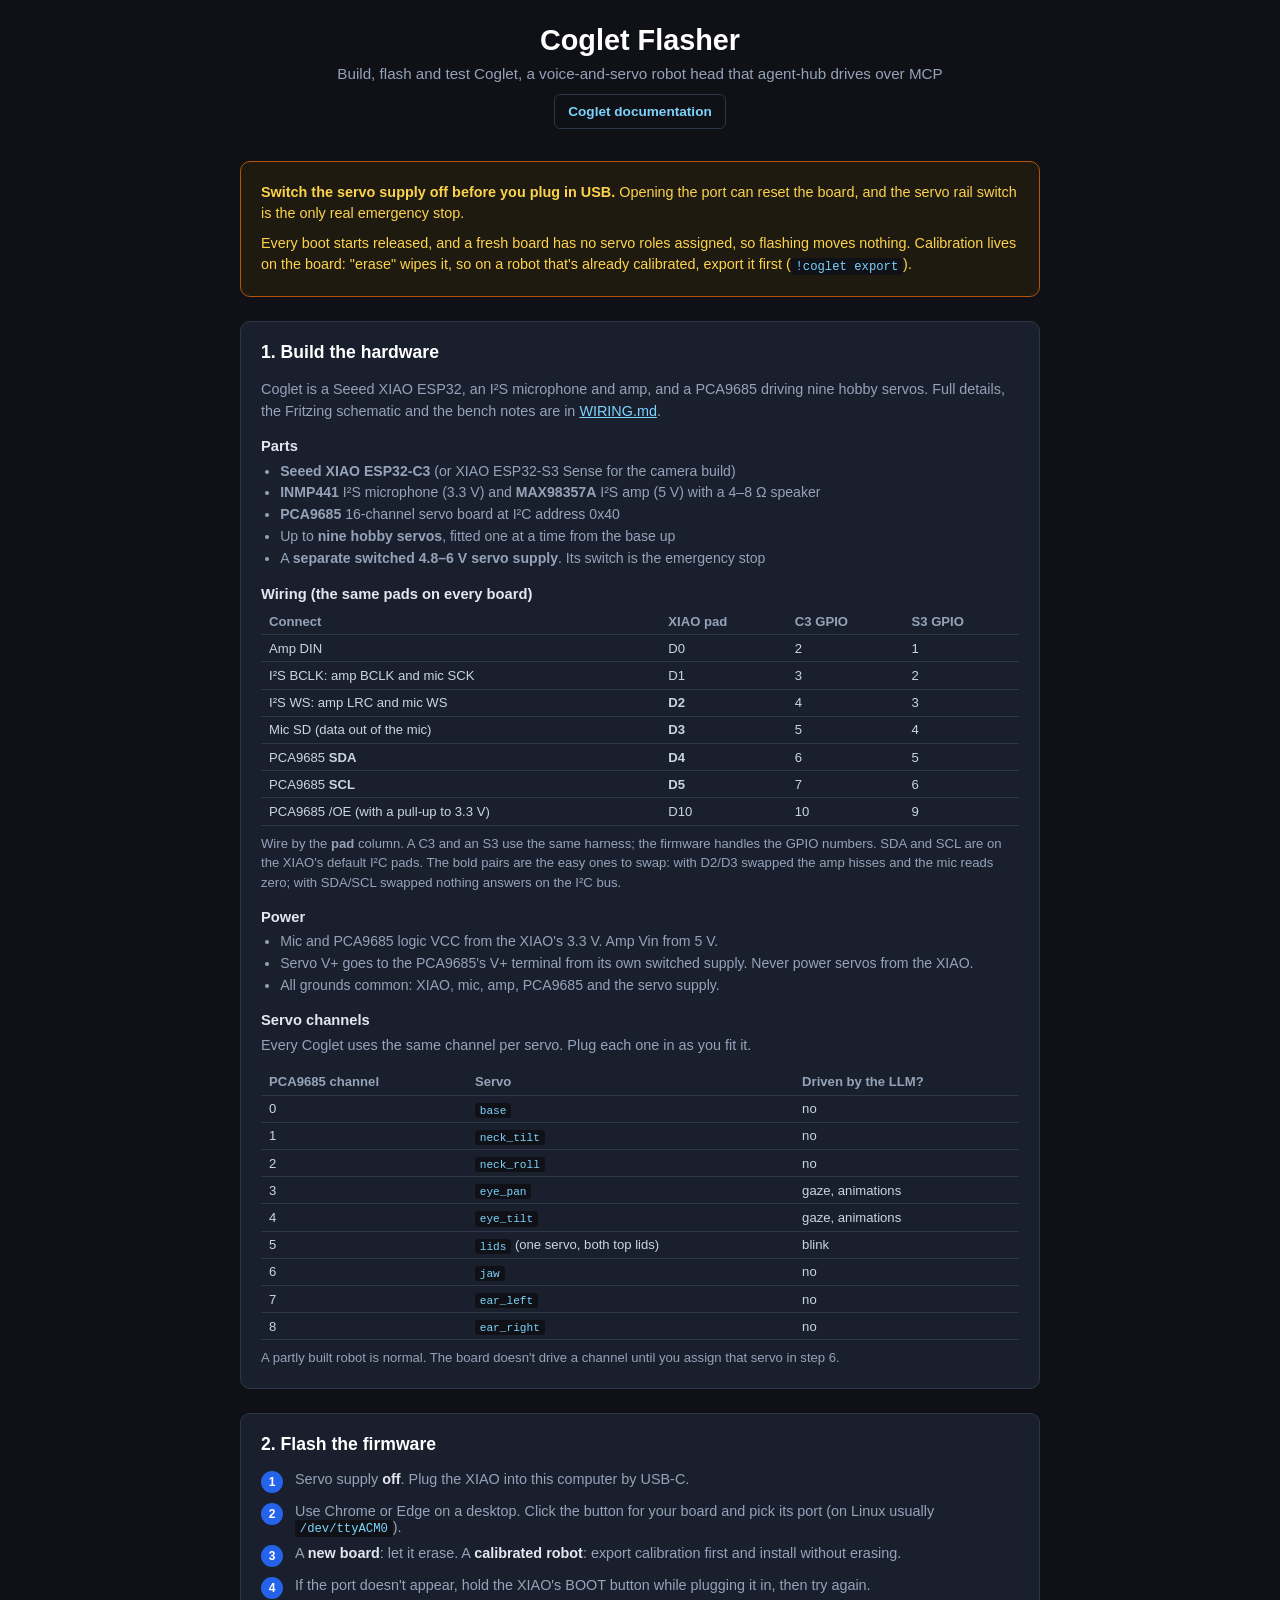
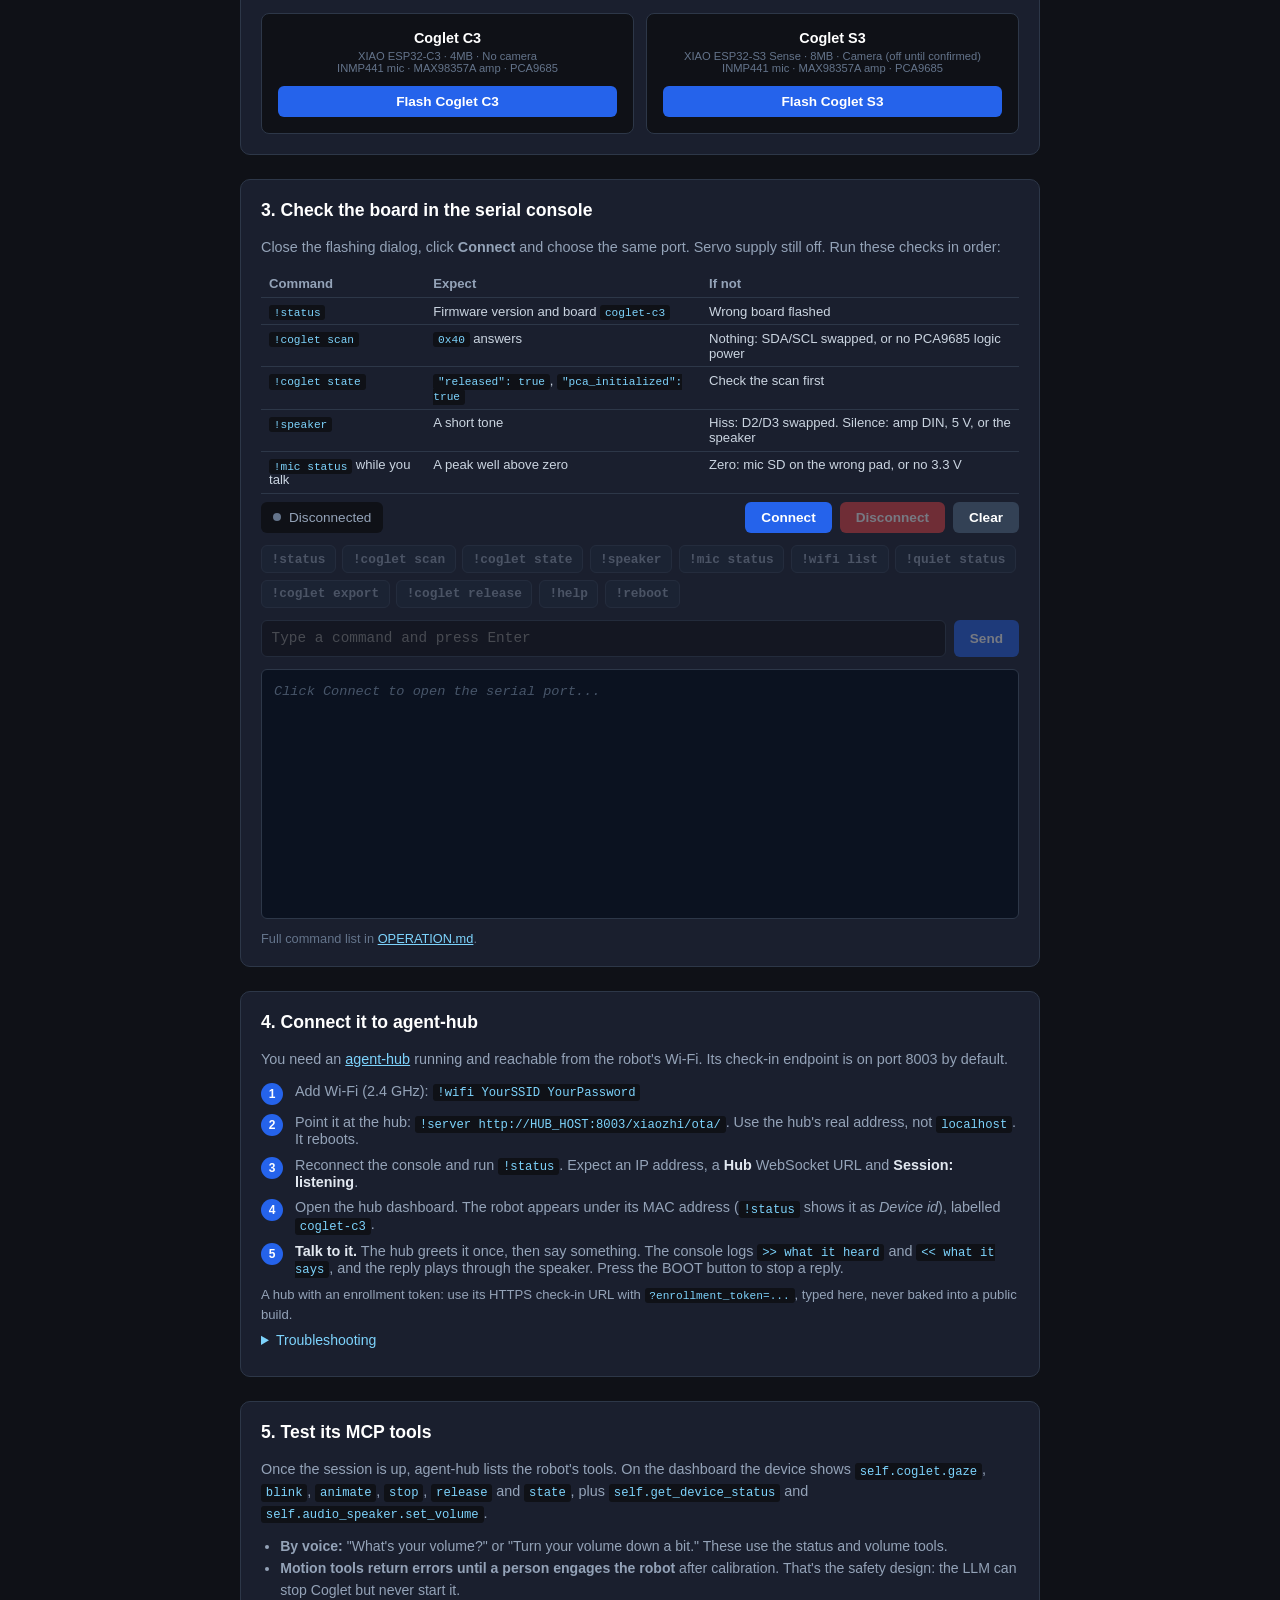
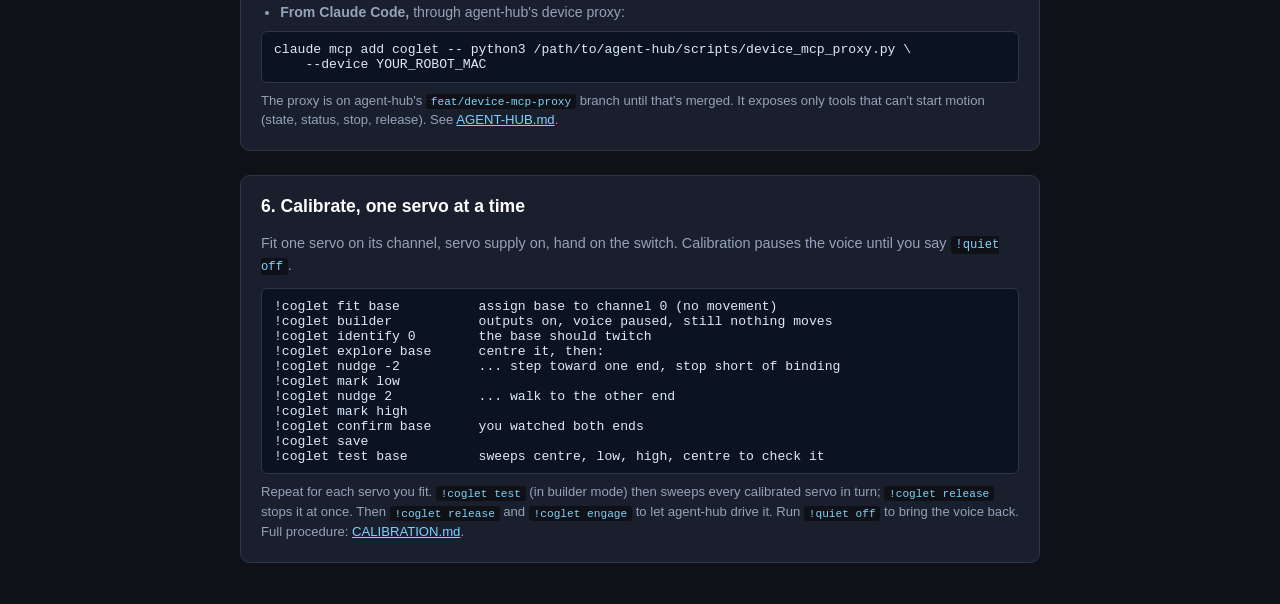
<file: web-flasher/index.html>
<!DOCTYPE html>
<html lang="en">
<head>
  <meta charset="UTF-8">
  <meta name="viewport" content="width=device-width, initial-scale=1.0">
  <title>Coglet Flasher</title>
  <link rel="icon" href="data:,">
  <script type="module" src="vendor/esp-web-tools.js"></script>
  <style>
    *, *::before, *::after { box-sizing: border-box; margin: 0; padding: 0; }

    body {
      font-family: -apple-system, BlinkMacSystemFont, "Segoe UI", Roboto, sans-serif;
      background: #0f1117;
      color: #e2e8f0;
      min-height: 100vh;
      padding: 1.5rem 1rem;
    }

    header {
      max-width: 800px;
      margin: 0 auto 2rem;
      text-align: center;
    }
    header h1 { font-size: 1.8rem; font-weight: 700; color: #fff; margin-bottom: .5rem; }
    header p  { color: #94a3b8; margin-top: .35rem; font-size: 0.95rem; }

    .section {
      max-width: 800px;
      margin: 0 auto 1.5rem;
      background: #1a1f2e;
      border: 1px solid #2d3748;
      border-radius: 10px;
      padding: 1.25rem;
    }

    .section-title {
      font-size: 1.1rem;
      font-weight: 600;
      color: #fff;
      margin-bottom: 1rem;
      display: flex;
      align-items: center;
      gap: 0.5rem;
    }

    /* Flash section */
    .boards {
      display: grid;
      grid-template-columns: repeat(auto-fit, minmax(180px, 1fr));
      gap: 0.75rem;
    }

    .board-card {
      background: #0f1117;
      border: 1px solid #2d3748;
      border-radius: 8px;
      padding: 1rem;
      text-align: center;
    }
    .board-card h3 { font-size: 0.9rem; color: #fff; margin-bottom: 0.25rem; }
    .board-card .specs { font-size: .7rem; color: #64748b; margin-bottom: 0.75rem; }
    .board-card .wiring-guide {
      display: block;
      margin-top: .6rem;
      font-size: .72rem;
      color: #7dd3fc;
      text-decoration: none;
    }
    .board-card .wiring-guide:hover { color: #bfdbfe; text-decoration: underline; }

    .flash-btn {
      width: 100%;
      padding: .5rem;
      background: #2563eb;
      color: #fff;
      border: none;
      border-radius: 6px;
      font-size: .85rem;
      font-weight: 600;
      cursor: pointer;
    }
    .flash-btn:hover { background: #1d4ed8; }

    /* Serial Console */
    .console-toolbar {
      display: flex;
      gap: 0.5rem;
      margin-bottom: 0.75rem;
      flex-wrap: wrap;
    }

    .status-box {
      display: flex;
      align-items: center;
      gap: 0.5rem;
      padding: 0.4rem 0.75rem;
      background: #0f1117;
      border-radius: 6px;
      font-size: 0.85rem;
      margin-right: auto;
    }

    .status-indicator {
      width: 8px;
      height: 8px;
      border-radius: 50%;
      background: #64748b;
    }
    .status-indicator.connecting { background: #f59e0b; }
    .status-indicator.connected { background: #22c55e; }
    .status-indicator.error { background: #ef4444; }

    .status-text { color: #94a3b8; }
    .status-text.connecting { color: #f59e0b; }
    .status-text.connected { color: #22c55e; }
    .status-text.error { color: #ef4444; }

    button {
      padding: 0.5rem 1rem;
      border: none;
      border-radius: 6px;
      font-size: 0.85rem;
      font-weight: 600;
      cursor: pointer;
      transition: opacity 0.2s;
    }
    button:hover:not(:disabled) { opacity: 0.9; }
    button:disabled {
      opacity: 0.4;
      cursor: not-allowed;
    }

    .btn-primary { background: #2563eb; color: #fff; }
    .btn-danger { background: #ef4444; color: #fff; }
    .btn-secondary { background: #334155; color: #fff; }

    .quick-btns {
      display: flex;
      gap: 0.4rem;
      margin-bottom: 0.75rem;
    }
    .quick-btn {
      padding: 0.35rem 0.6rem;
      background: #1e293b;
      border: 1px solid #334155;
      color: #94a3b8;
      font-family: monospace;
      font-size: 0.8rem;
    }
    .quick-btn:hover:not(:disabled) {
      background: #334155;
      color: #fff;
    }

    .input-row {
      display: flex;
      gap: 0.5rem;
      margin-bottom: 0.75rem;
    }
    #serial-input {
      flex: 1;
      padding: 0.6rem;
      background: #0f1117;
      border: 1px solid #2d3748;
      border-radius: 6px;
      color: #e2e8f0;
      font-family: monospace;
      font-size: 0.9rem;
    }
    #serial-input:focus { outline: none; border-color: #3b82f6; }
    #serial-input:disabled { opacity: 0.5; }

    #serial-output {
      min-height: 250px;
      max-height: 350px;
      overflow: auto;
      background: #0b1220;
      border: 1px solid #2d3748;
      border-radius: 6px;
      padding: 0.75rem;
      font-family: monospace;
      font-size: 0.85rem;
      line-height: 1.4;
      white-space: pre-wrap;
      color: #dbeafe;
    }

    .placeholder { color: #475569; font-style: italic; }
    .cmd-sent { color: #7dd3fc; }
    .cmd-error { color: #f87171; }
    .cmd-system { color: #64748b; }

    .help-text {
      margin-top: 0.75rem;
      font-size: 0.8rem;
      color: #64748b;
    }
    .help-text code {
      background: #0f1117;
      padding: 0.1rem 0.3rem;
      border-radius: 3px;
      color: #7dd3fc;
    }

    .docs-link {
      display: inline-flex;
      align-items: center;
      justify-content: center;
      margin-top: .75rem;
      padding: .55rem .8rem;
      background: #0f1117;
      border: 1px solid #2d3748;
      border-radius: 6px;
      color: #7dd3fc;
      text-decoration: none;
      font-size: .85rem;
      font-weight: 600;
    }
    .docs-link:hover {
      border-color: #3b82f6;
      color: #bfdbfe;
    }

    /* Setup guide */
    .steps {
      display: flex;
      flex-direction: column;
      gap: 0.6rem;
    }
    .step {
      display: flex;
      gap: 0.75rem;
      align-items: flex-start;
      font-size: 0.9rem;
      color: #94a3b8;
    }
    .step-num {
      width: 22px;
      height: 22px;
      background: #2563eb;
      color: #fff;
      border-radius: 50%;
      display: flex;
      align-items: center;
      justify-content: center;
      font-size: 0.75rem;
      font-weight: 600;
      flex-shrink: 0;
    }
    .step strong { color: #e2e8f0; }
    .step code {
      background: #0f1117;
      padding: 0.1rem 0.3rem;
      border-radius: 3px;
      color: #7dd3fc;
      font-size: 0.85em;
    }

    .quick-btns { flex-wrap: wrap; }
    .warning { border-color: #b45309; background: #1f1a10; }
    .warning p { color: #fcd34d; font-size: .9rem; line-height: 1.5; }
    .warning p + p { margin-top: .5rem; }
    .section p.lead { color: #94a3b8; font-size: .9rem; line-height: 1.5; margin-bottom: .75rem; }
    .section a { color: #7dd3fc; }
    .unsupported { color: #f87171; font-size: 0.8rem; margin-top: 0.5rem; }

    /* Walkthrough */
    .section h4 { color: #e2e8f0; font-size: .92rem; margin: 1rem 0 .4rem; }
    .section ul { margin: .25rem 0 .5rem 1.2rem; color: #94a3b8; font-size: .88rem; line-height: 1.55; }
    .section li code, .section p code, td code {
      background: #0f1117; padding: .1rem .3rem; border-radius: 3px; color: #7dd3fc; font-size: .85em;
    }
    .table-wrap { overflow-x: auto; margin: .25rem 0 .5rem; }
    table { width: 100%; border-collapse: collapse; font-size: .82rem; }
    th, td { text-align: left; padding: .35rem .5rem; border-bottom: 1px solid #2d3748; color: #cbd5e1; vertical-align: top; }
    th { color: #94a3b8; font-weight: 600; }
    details { margin: .5rem 0; }
    summary { cursor: pointer; color: #7dd3fc; font-size: .88rem; }
    .check { color: #86efac; }
    .note { font-size: .82rem; color: #94a3b8; margin-top: .5rem; line-height: 1.5; }
    pre.cmds {
      background: #0b1220; border: 1px solid #2d3748; border-radius: 6px; padding: .6rem .75rem;
      font-family: monospace; font-size: .82rem; color: #dbeafe; overflow-x: auto; margin: .35rem 0 .5rem;
    }
  </style>
</head>
<body>

<header>
  <h1>Coglet Flasher</h1>
  <p>Build, flash and test Coglet, a voice-and-servo robot head that agent-hub drives over MCP</p>
  <a class="docs-link" href="https://github.com/ricklon/coglet#readme">Coglet documentation</a>
</header>

<div class="section warning">
  <p><strong>Switch the servo supply off before you plug in USB.</strong> Opening the port can
  reset the board, and the servo rail switch is the only real emergency stop.</p>
  <p>Every boot starts released, and a fresh board has no servo roles assigned, so flashing
  moves nothing. Calibration lives on the board: "erase" wipes it, so on a robot that's
  already calibrated, export it first (<code>!coglet export</code>).</p>
</div>

<!-- 1. HARDWARE -->
<div class="section">
  <div class="section-title">1. Build the hardware</div>
  <p class="lead">Coglet is a Seeed XIAO ESP32, an I²S microphone and amp, and a PCA9685 driving nine
  hobby servos. Full details, the Fritzing schematic and the bench notes are in
  <a href="https://github.com/ricklon/coglet/blob/main/hardware/WIRING.md">WIRING.md</a>.</p>

  <h4>Parts</h4>
  <ul>
    <li><strong>Seeed XIAO ESP32-C3</strong> (or XIAO ESP32-S3 Sense for the camera build)</li>
    <li><strong>INMP441</strong> I²S microphone (3.3 V) and <strong>MAX98357A</strong> I²S amp (5 V) with a 4–8 Ω speaker</li>
    <li><strong>PCA9685</strong> 16-channel servo board at I²C address 0x40</li>
    <li>Up to <strong>nine hobby servos</strong>, fitted one at a time from the base up</li>
    <li>A <strong>separate switched 4.8–6 V servo supply</strong>. Its switch is the emergency stop</li>
  </ul>

  <h4>Wiring (the same pads on every board)</h4>
  <div class="table-wrap"><table>
    <tr><th>Connect</th><th>XIAO pad</th><th>C3 GPIO</th><th>S3 GPIO</th></tr>
    <tr><td>Amp DIN</td><td>D0</td><td>2</td><td>1</td></tr>
    <tr><td>I²S BCLK: amp BCLK and mic SCK</td><td>D1</td><td>3</td><td>2</td></tr>
    <tr><td>I²S WS: amp LRC and mic WS</td><td><strong>D2</strong></td><td>4</td><td>3</td></tr>
    <tr><td>Mic SD (data out of the mic)</td><td><strong>D3</strong></td><td>5</td><td>4</td></tr>
    <tr><td>PCA9685 <strong>SDA</strong></td><td><strong>D4</strong></td><td>6</td><td>5</td></tr>
    <tr><td>PCA9685 <strong>SCL</strong></td><td><strong>D5</strong></td><td>7</td><td>6</td></tr>
    <tr><td>PCA9685 /OE (with a pull-up to 3.3 V)</td><td>D10</td><td>10</td><td>9</td></tr>
  </table></div>
  <p class="note">Wire by the <strong>pad</strong> column. A C3 and an S3 use the same harness; the firmware
  handles the GPIO numbers. SDA and SCL are on the XIAO's default I²C pads. The bold pairs are the easy
  ones to swap: with D2/D3 swapped the amp hisses and the mic reads zero; with SDA/SCL swapped nothing
  answers on the I²C bus.</p>

  <h4>Power</h4>
  <ul>
    <li>Mic and PCA9685 logic VCC from the XIAO's 3.3 V. Amp Vin from 5 V.</li>
    <li>Servo V+ goes to the PCA9685's V+ terminal from its own switched supply. Never power
      servos from the XIAO.</li>
    <li>All grounds common: XIAO, mic, amp, PCA9685 and the servo supply.</li>
  </ul>

  <h4>Servo channels</h4>
  <p class="lead">Every Coglet uses the same channel per servo. Plug each one in as you fit it.</p>
  <div class="table-wrap"><table>
    <tr><th>PCA9685 channel</th><th>Servo</th><th>Driven by the LLM?</th></tr>
    <tr><td>0</td><td><code>base</code></td><td>no</td></tr>
    <tr><td>1</td><td><code>neck_tilt</code></td><td>no</td></tr>
    <tr><td>2</td><td><code>neck_roll</code></td><td>no</td></tr>
    <tr><td>3</td><td><code>eye_pan</code></td><td>gaze, animations</td></tr>
    <tr><td>4</td><td><code>eye_tilt</code></td><td>gaze, animations</td></tr>
    <tr><td>5</td><td><code>lids</code> (one servo, both top lids)</td><td>blink</td></tr>
    <tr><td>6</td><td><code>jaw</code></td><td>no</td></tr>
    <tr><td>7</td><td><code>ear_left</code></td><td>no</td></tr>
    <tr><td>8</td><td><code>ear_right</code></td><td>no</td></tr>
  </table></div>
  <p class="note">A partly built robot is normal. The board doesn't drive a channel until you
  assign that servo in step 6.</p>
</div>

<!-- 2. FLASH -->
<div class="section">
  <div class="section-title">2. Flash the firmware</div>
  <div class="steps">
    <div class="step"><span class="step-num">1</span><div>Servo supply <strong>off</strong>. Plug the XIAO into this computer by USB-C.</div></div>
    <div class="step"><span class="step-num">2</span><div>Use Chrome or Edge on a desktop. Click the button for your board and pick its port
      (on Linux usually <code>/dev/ttyACM0</code>).</div></div>
    <div class="step"><span class="step-num">3</span><div>A <strong>new board</strong>: let it erase. A <strong>calibrated robot</strong>:
      export calibration first and install without erasing.</div></div>
    <div class="step"><span class="step-num">4</span><div>If the port doesn't appear, hold the XIAO's BOOT button while plugging it in, then try again.</div></div>
  </div>
  <div class="boards" style="margin-top: .9rem">
    <div class="board-card">
      <h3>Coglet C3</h3>
      <div class="specs">XIAO ESP32-C3 · 4MB · No camera<br>INMP441 mic · MAX98357A amp · PCA9685</div>
      <esp-web-install-button manifest="manifest-coglet-c3.json">
        <button slot="activate" class="flash-btn">Flash Coglet C3</button>
        <span slot="unsupported" class="unsupported">This browser has no Web Serial. Use Chrome or Edge.</span>
      </esp-web-install-button>
    </div>
    <div class="board-card">
      <h3>Coglet S3</h3>
      <div class="specs">XIAO ESP32-S3 Sense · 8MB · Camera (off until confirmed)<br>INMP441 mic · MAX98357A amp · PCA9685</div>
      <esp-web-install-button manifest="manifest-coglet.json">
        <button slot="activate" class="flash-btn">Flash Coglet S3</button>
        <span slot="unsupported" class="unsupported">This browser has no Web Serial. Use Chrome or Edge.</span>
      </esp-web-install-button>
    </div>
  </div>
</div>

<!-- 3. CONSOLE + BENCH CHECKS -->
<div class="section">
  <div class="section-title">3. Check the board in the serial console</div>
  <p class="lead">Close the flashing dialog, click <strong>Connect</strong> and choose the same port.
  Servo supply still off. Run these checks in order:</p>
  <div class="table-wrap"><table>
    <tr><th>Command</th><th>Expect</th><th>If not</th></tr>
    <tr><td><code>!status</code></td><td>Firmware version and board <code>coglet-c3</code></td><td>Wrong board flashed</td></tr>
    <tr><td><code>!coglet scan</code></td><td><code>0x40</code> answers</td><td>Nothing: SDA/SCL swapped, or no PCA9685 logic power</td></tr>
    <tr><td><code>!coglet state</code></td><td><code>"released": true</code>, <code>"pca_initialized": true</code></td><td>Check the scan first</td></tr>
    <tr><td><code>!speaker</code></td><td>A short tone</td><td>Hiss: D2/D3 swapped. Silence: amp DIN, 5 V, or the speaker</td></tr>
    <tr><td><code>!mic status</code> while you talk</td><td>A peak well above zero</td><td>Zero: mic SD on the wrong pad, or no 3.3 V</td></tr>
  </table></div>

  <div class="console-toolbar">
    <div class="status-box">
      <span id="status-dot" class="status-indicator"></span>
      <span id="status-text" class="status-text">Disconnected</span>
    </div>
    <button id="btn-connect" class="btn-primary">Connect</button>
    <button id="btn-disconnect" class="btn-danger" disabled>Disconnect</button>
    <button id="btn-clear" class="btn-secondary" disabled>Clear</button>
  </div>

  <div class="quick-btns">
    <button class="quick-btn" data-cmd="!status" disabled>!status</button>
    <button class="quick-btn" data-cmd="!coglet scan" disabled>!coglet scan</button>
    <button class="quick-btn" data-cmd="!coglet state" disabled>!coglet state</button>
    <button class="quick-btn" data-cmd="!speaker" disabled>!speaker</button>
    <button class="quick-btn" data-cmd="!mic status" disabled>!mic status</button>
    <button class="quick-btn" data-cmd="!wifi list" disabled>!wifi list</button>
    <button class="quick-btn" data-cmd="!quiet status" disabled>!quiet status</button>
    <button class="quick-btn" data-cmd="!coglet export" disabled>!coglet export</button>
    <button class="quick-btn" data-cmd="!coglet release" disabled>!coglet release</button>
    <button class="quick-btn" data-cmd="!help" disabled>!help</button>
    <button class="quick-btn" data-cmd="!reboot" disabled>!reboot</button>
  </div>

  <div class="input-row">
    <input id="serial-input" type="text" placeholder="Type a command and press Enter" disabled>
    <button id="btn-send" class="btn-primary" disabled>Send</button>
  </div>

  <pre id="serial-output"><span class="placeholder">Click Connect to open the serial port...</span></pre>

  <div class="help-text">
    Full command list in <a href="https://github.com/ricklon/coglet/blob/main/docs/OPERATION.md">OPERATION.md</a>.
  </div>
</div>

<!-- 4. AGENT-HUB -->
<div class="section">
  <div class="section-title">4. Connect it to agent-hub</div>
  <p class="lead">You need an <a href="https://github.com/ricklon/agent-hub">agent-hub</a> running and
  reachable from the robot's Wi-Fi. Its check-in endpoint is on port 8003 by default.</p>
  <div class="steps">
    <div class="step"><span class="step-num">1</span><div>Add Wi-Fi (2.4 GHz): <code>!wifi YourSSID YourPassword</code></div></div>
    <div class="step"><span class="step-num">2</span><div>Point it at the hub: <code>!server http://HUB_HOST:8003/xiaozhi/ota/</code>.
      Use the hub's real address, not <code>localhost</code>. It reboots.</div></div>
    <div class="step"><span class="step-num">3</span><div>Reconnect the console and run <code>!status</code>. Expect an IP address, a
      <strong>Hub</strong> WebSocket URL and <strong>Session: listening</strong>.</div></div>
    <div class="step"><span class="step-num">4</span><div>Open the hub dashboard. The robot appears under its MAC address
      (<code>!status</code> shows it as <em>Device id</em>), labelled <code>coglet-c3</code>.</div></div>
    <div class="step"><span class="step-num">5</span><div><strong>Talk to it.</strong> The hub greets it once, then say something.
      The console logs <code>&gt;&gt; what it heard</code> and <code>&lt;&lt; what it says</code>, and the reply plays
      through the speaker. Press the BOOT button to stop a reply.</div></div>
  </div>
  <p class="note">A hub with an enrollment token: use its HTTPS check-in URL with
  <code>?enrollment_token=...</code>, typed here, never baked into a public build.</p>

  <details>
    <summary>Troubleshooting</summary>
    <div class="table-wrap"><table>
      <tr><th>Symptom</th><th>Check</th></tr>
      <tr><td>No IP in <code>!status</code></td><td><code>!wifi list</code>; 2.4 GHz network; password. Re-add with <code>!wifi</code></td></tr>
      <tr><td>"Check-in ... failed: HTTP -1"</td><td>Hub address or port wrong, or a firewall. From a computer on the same Wi-Fi: <code>curl http://HUB_HOST:8003/xiaozhi/ota/</code></td></tr>
      <tr><td>HTTP 401 at check-in</td><td>The hub wants an enrollment token in the URL</td></tr>
      <tr><td>Session stuck on <em>connecting</em></td><td>The hub's WebSocket URL (shown by <code>!status</code>) must be reachable from the robot</td></tr>
      <tr><td>It hears nothing</td><td><code>!mic status</code> while talking; <code>!quiet status</code> must be off</td></tr>
      <tr><td>No sound from replies</td><td><code>!speaker</code>, then <code>!speaker vol 70</code></td></tr>
    </table></div>
  </details>
</div>

<!-- 5. TOOLS -->
<div class="section">
  <div class="section-title">5. Test its MCP tools</div>
  <p class="lead">Once the session is up, agent-hub lists the robot's tools. On the dashboard the device
  shows <code>self.coglet.gaze</code>, <code>blink</code>, <code>animate</code>, <code>stop</code>,
  <code>release</code> and <code>state</code>, plus <code>self.get_device_status</code> and
  <code>self.audio_speaker.set_volume</code>.</p>
  <ul>
    <li><strong>By voice:</strong> "What's your volume?" or "Turn your volume down a bit." These use the status and volume tools.</li>
    <li><strong>Motion tools return errors until a person engages the robot</strong> after calibration. That's
      the safety design: the LLM can stop Coglet but never start it.</li>
    <li><strong>From Claude Code,</strong> through agent-hub's device proxy:</li>
  </ul>
  <pre class="cmds">claude mcp add coglet -- python3 /path/to/agent-hub/scripts/device_mcp_proxy.py \
    --device YOUR_ROBOT_MAC</pre>
  <p class="note">The proxy is on agent-hub's <code>feat/device-mcp-proxy</code> branch until that's merged. It
  exposes only tools that can't start motion (state, status, stop, release). See
  <a href="https://github.com/ricklon/coglet/blob/main/docs/AGENT-HUB.md">AGENT-HUB.md</a>.</p>
</div>

<!-- 6. CALIBRATE -->
<div class="section">
  <div class="section-title">6. Calibrate, one servo at a time</div>
  <p class="lead">Fit one servo on its channel, servo supply on, hand on the switch. Calibration pauses the
  voice until you say <code>!quiet off</code>.</p>
  <pre class="cmds">!coglet fit base          assign base to channel 0 (no movement)
!coglet builder           outputs on, voice paused, still nothing moves
!coglet identify 0        the base should twitch
!coglet explore base      centre it, then:
!coglet nudge -2          ... step toward one end, stop short of binding
!coglet mark low
!coglet nudge 2           ... walk to the other end
!coglet mark high
!coglet confirm base      you watched both ends
!coglet save
!coglet test base         sweeps centre, low, high, centre to check it</pre>
  <p class="note">Repeat for each servo you fit. <code>!coglet test</code> (in builder mode) then sweeps every
  calibrated servo in turn; <code>!coglet release</code> stops it at once. Then <code>!coglet release</code> and
  <code>!coglet engage</code> to let agent-hub drive it. Run <code>!quiet off</code> to bring the voice back.
  Full procedure: <a href="https://github.com/ricklon/coglet/blob/main/docs/CALIBRATION.md">CALIBRATION.md</a>.</p>
</div>

<script src="serial-console.js"></script>

</body>
</html>
</file>
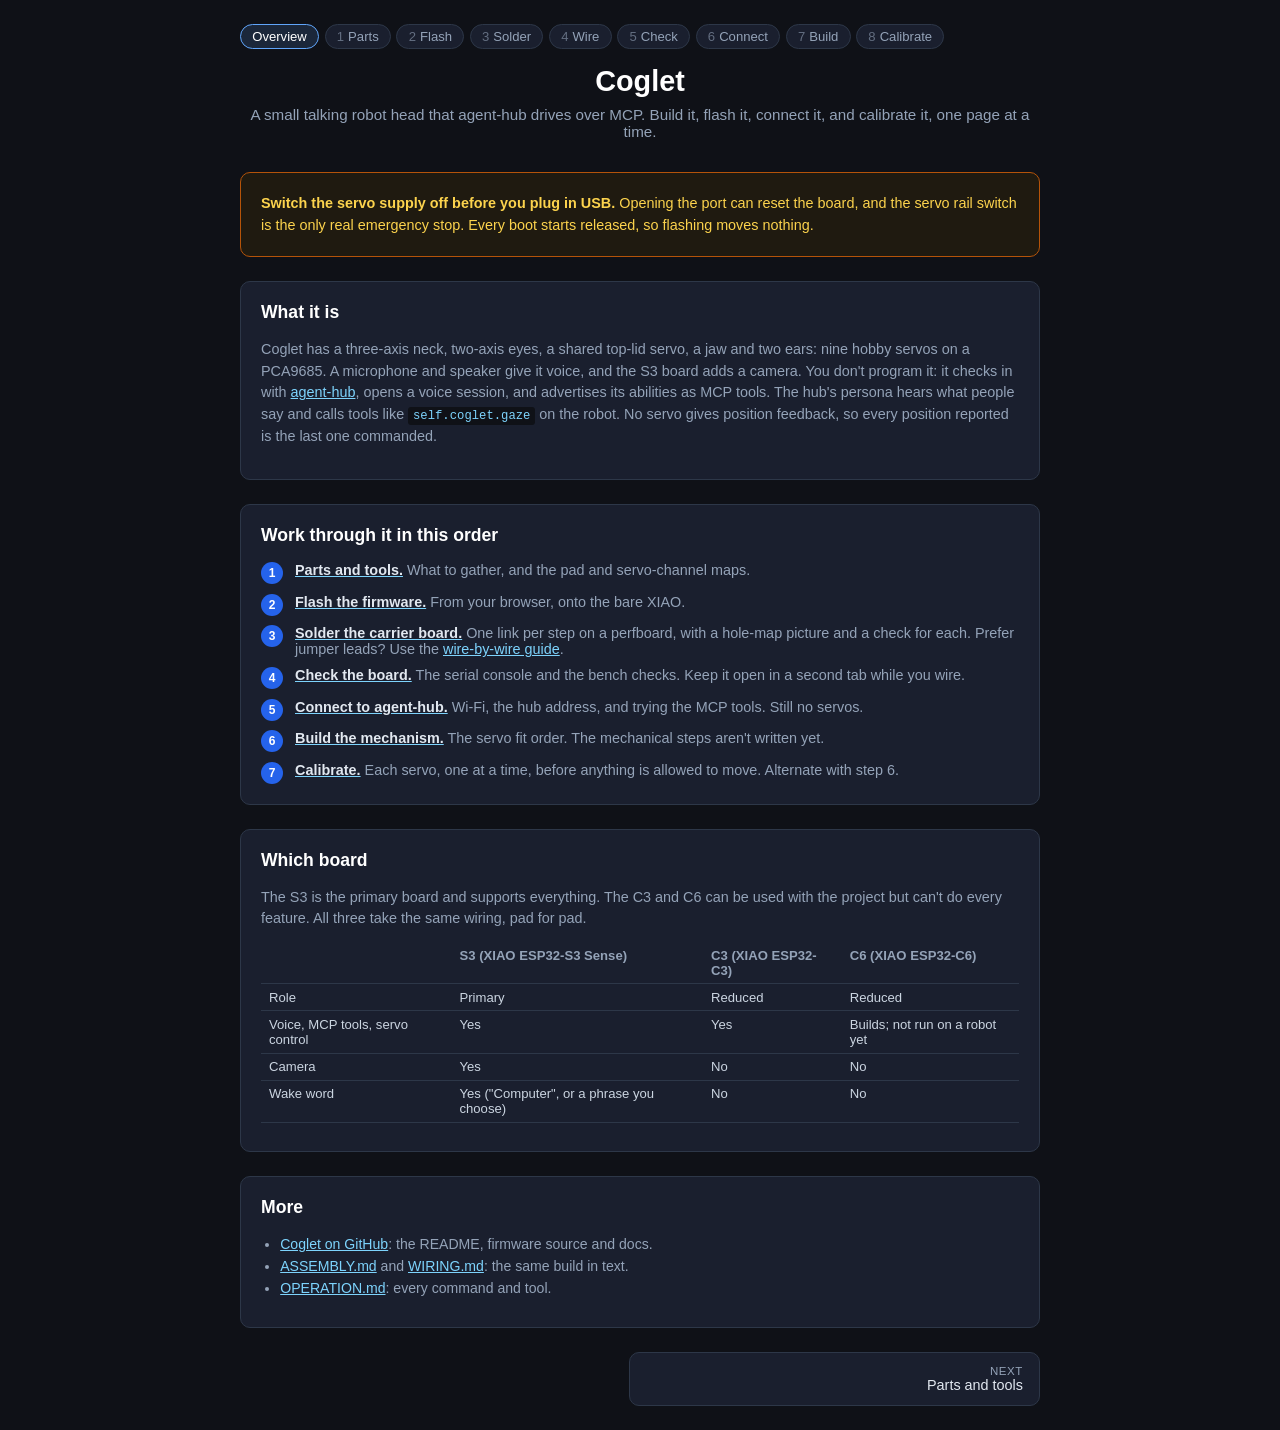
<file: web-programmer/index.html>
<!DOCTYPE html>
<html lang="en">
<head>
  <meta charset="UTF-8">
  <meta name="viewport" content="width=device-width, initial-scale=1.0">
  <title>Coglet · Coglet</title>
  <link rel="icon" href="data:,">
  <link rel="stylesheet" href="site.css">
  <link rel="stylesheet" href="nav.css">
</head>
<body>

<header>
  <h1>Coglet</h1>
  <p>A small talking robot head that agent-hub drives over MCP. Build it, flash it, connect it, and calibrate it, one page at a time.</p>
</header>

<div class="section warning">
  <p><strong>Switch the servo supply off before you plug in USB.</strong> Opening the port can
  reset the board, and the servo rail switch is the only real emergency stop. Every boot starts released,
  so flashing moves nothing.</p>
</div>

<div class="section">
  <div class="section-title">What it is</div>
  <p class="lead">Coglet has a three-axis neck, two-axis eyes, a shared top-lid servo, a jaw and two ears: nine hobby
  servos on a PCA9685. A microphone and speaker give it voice, and the S3 board adds a camera. You don't program it:
  it checks in with <a href="https://github.com/ricklon/agent-hub">agent-hub</a>, opens a voice session, and advertises
  its abilities as MCP tools. The hub's persona hears what people say and calls tools like
  <code>self.coglet.gaze</code> on the robot. No servo gives position feedback, so every position reported is the last
  one commanded.</p>
</div>

<div class="section">
  <div class="section-title">Work through it in this order</div>
  <div class="steps">
    <div class="step"><span class="step-num">1</span><div><a href="parts.html"><strong>Parts and tools.</strong></a>
      What to gather, and the pad and servo-channel maps.</div></div>
    <div class="step"><span class="step-num">2</span><div><a href="flash.html"><strong>Flash the firmware.</strong></a>
      From your browser, onto the bare XIAO.</div></div>
    <div class="step"><span class="step-num">3</span><div><a href="carrier.html"><strong>Solder the carrier board.</strong></a>
      One link per step on a perfboard, with a hole-map picture and a check for each. Prefer jumper leads?
      Use the <a href="wiring.html">wire-by-wire guide</a>.</div></div>
    <div class="step"><span class="step-num">4</span><div><a href="console.html"><strong>Check the board.</strong></a>
      The serial console and the bench checks. Keep it open in a second tab while you wire.</div></div>
    <div class="step"><span class="step-num">5</span><div><a href="hub.html"><strong>Connect to agent-hub.</strong></a>
      Wi-Fi, the hub address, and trying the MCP tools. Still no servos.</div></div>
    <div class="step"><span class="step-num">6</span><div><a href="build.html"><strong>Build the mechanism.</strong></a>
      The servo fit order. The mechanical steps aren't written yet.</div></div>
    <div class="step"><span class="step-num">7</span><div><a href="calibrate.html"><strong>Calibrate.</strong></a>
      Each servo, one at a time, before anything is allowed to move. Alternate with step 6.</div></div>
  </div>
</div>

<div class="section">
  <div class="section-title">Which board</div>
  <p class="lead">The S3 is the primary board and supports everything. The C3 and C6 can be used with the project
  but can't do every feature. All three take the same wiring, pad for pad.</p>
  <div class="table-wrap"><table>
    <tr><th></th><th>S3 (XIAO ESP32-S3 Sense)</th><th>C3 (XIAO ESP32-C3)</th><th>C6 (XIAO ESP32-C6)</th></tr>
    <tr><td>Role</td><td>Primary</td><td>Reduced</td><td>Reduced</td></tr>
    <tr><td>Voice, MCP tools, servo control</td><td>Yes</td><td>Yes</td><td>Builds; not run on a robot yet</td></tr>
    <tr><td>Camera</td><td>Yes</td><td>No</td><td>No</td></tr>
    <tr><td>Wake word</td><td>Yes ("Computer", or a phrase you choose)</td><td>No</td><td>No</td></tr>
  </table></div>
</div>

<div class="section">
  <div class="section-title">More</div>
  <ul>
    <li><a href="https://github.com/ricklon/coglet#readme">Coglet on GitHub</a>: the README, firmware source and docs.</li>
    <li><a href="https://github.com/ricklon/coglet/blob/main/docs/ASSEMBLY.md">ASSEMBLY.md</a> and
      <a href="https://github.com/ricklon/coglet/blob/main/hardware/WIRING.md">WIRING.md</a>: the same build in text.</li>
    <li><a href="https://github.com/ricklon/coglet/blob/main/docs/OPERATION.md">OPERATION.md</a>: every command and tool.</li>
  </ul>
</div>

<script src="site.js"></script>
</body>
</html>
</file>
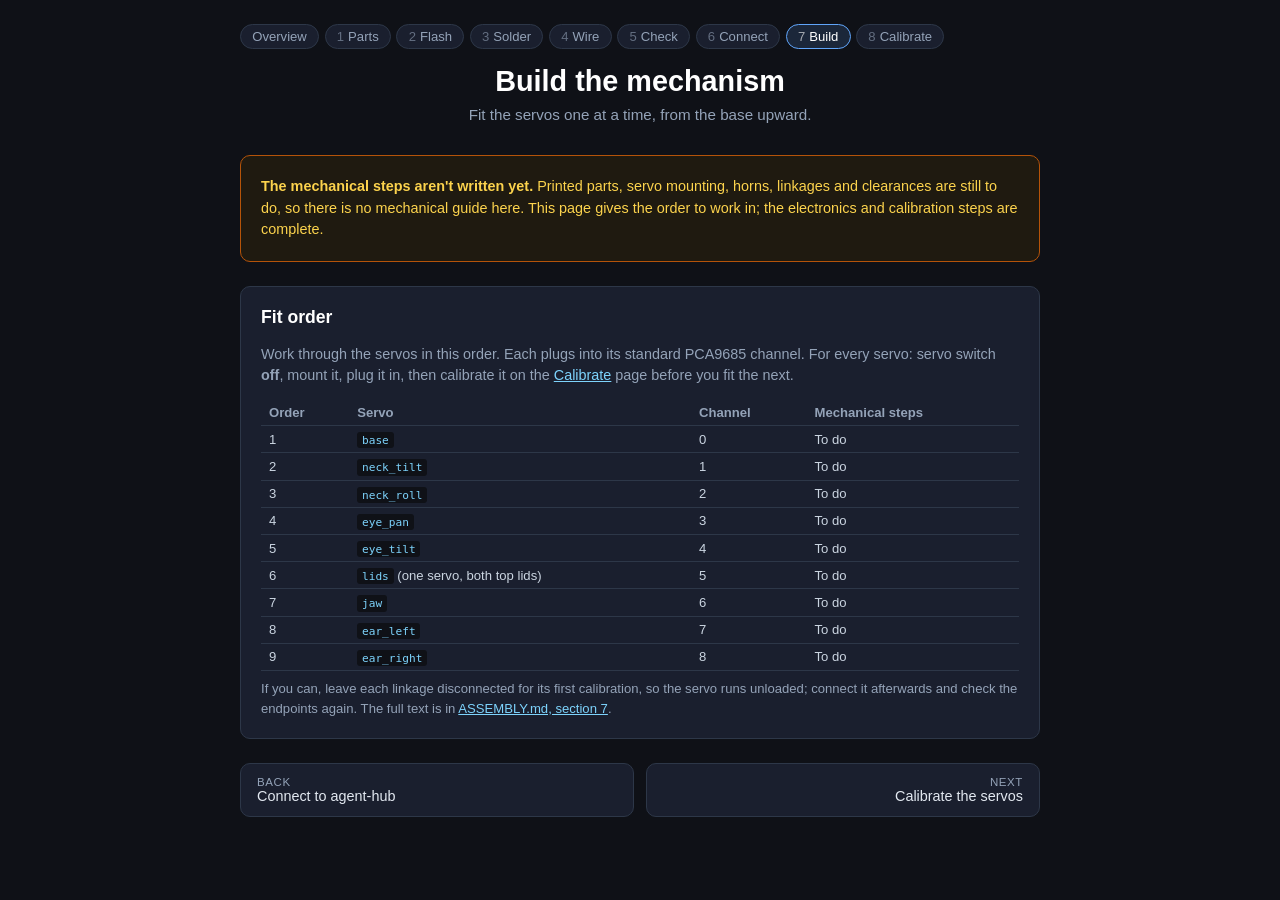
<file: web-programmer/build.html>
<!DOCTYPE html>
<html lang="en">
<head>
  <meta charset="UTF-8">
  <meta name="viewport" content="width=device-width, initial-scale=1.0">
  <title>Build the mechanism · Coglet</title>
  <link rel="icon" href="data:,">
  <link rel="stylesheet" href="site.css">
  <link rel="stylesheet" href="nav.css">
</head>
<body>

<header>
  <h1>Build the mechanism</h1>
  <p>Fit the servos one at a time, from the base upward.</p>
</header>

<div class="section warning">
  <p><strong>The mechanical steps aren't written yet.</strong> Printed parts, servo mounting, horns, linkages and
  clearances are still to do, so there is no mechanical guide here. This page gives the order to work in; the
  electronics and calibration steps are complete.</p>
</div>

<div class="section">
  <div class="section-title">Fit order</div>
  <p class="lead">Work through the servos in this order. Each plugs into its standard PCA9685 channel. For every
  servo: servo switch <strong>off</strong>, mount it, plug it in, then calibrate it on the
  <a href="calibrate.html">Calibrate</a> page before you fit the next.</p>
  <div class="table-wrap"><table>
    <tr><th>Order</th><th>Servo</th><th>Channel</th><th>Mechanical steps</th></tr>
    <tr><td>1</td><td><code>base</code></td><td>0</td><td>To do</td></tr>
    <tr><td>2</td><td><code>neck_tilt</code></td><td>1</td><td>To do</td></tr>
    <tr><td>3</td><td><code>neck_roll</code></td><td>2</td><td>To do</td></tr>
    <tr><td>4</td><td><code>eye_pan</code></td><td>3</td><td>To do</td></tr>
    <tr><td>5</td><td><code>eye_tilt</code></td><td>4</td><td>To do</td></tr>
    <tr><td>6</td><td><code>lids</code> (one servo, both top lids)</td><td>5</td><td>To do</td></tr>
    <tr><td>7</td><td><code>jaw</code></td><td>6</td><td>To do</td></tr>
    <tr><td>8</td><td><code>ear_left</code></td><td>7</td><td>To do</td></tr>
    <tr><td>9</td><td><code>ear_right</code></td><td>8</td><td>To do</td></tr>
  </table></div>
  <p class="note">If you can, leave each linkage disconnected for its first calibration, so the servo runs
  unloaded; connect it afterwards and check the endpoints again. The full text is in
  <a href="https://github.com/ricklon/coglet/blob/main/docs/ASSEMBLY.md#7-fit-the-servos-base-upward">ASSEMBLY.md, section 7</a>.</p>
</div>

<script src="site.js"></script>
</body>
</html>
</file>
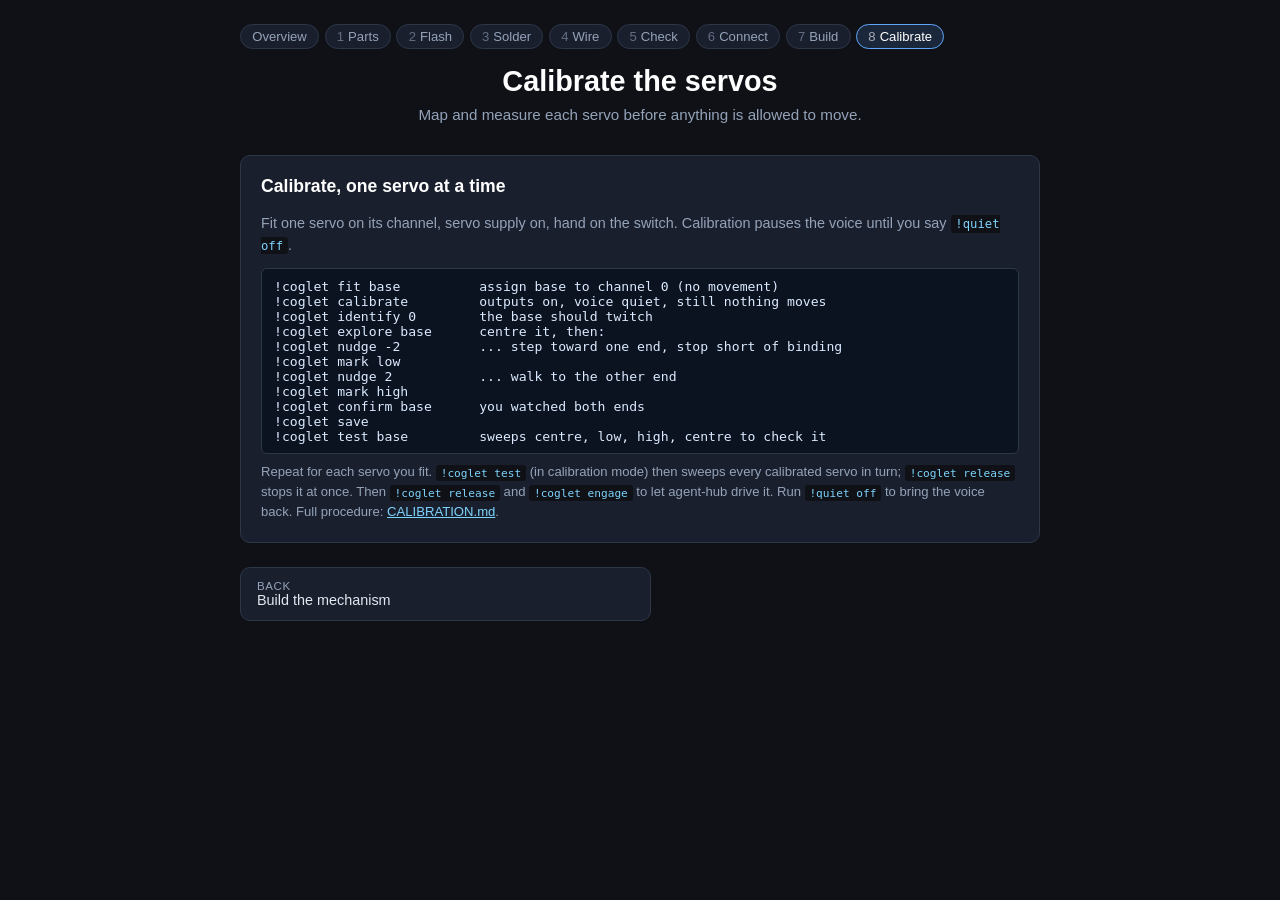
<file: web-programmer/calibrate.html>
<!DOCTYPE html>
<html lang="en">
<head>
  <meta charset="UTF-8">
  <meta name="viewport" content="width=device-width, initial-scale=1.0">
  <title>Calibrate the servos · Coglet</title>
  <link rel="icon" href="data:,">
  <link rel="stylesheet" href="site.css">
  <link rel="stylesheet" href="nav.css">
</head>
<body>

<header>
  <h1>Calibrate the servos</h1>
  <p>Map and measure each servo before anything is allowed to move.</p>
</header>

<div class="section">
  <div class="section-title">Calibrate, one servo at a time</div>
  <p class="lead">Fit one servo on its channel, servo supply on, hand on the switch. Calibration pauses the
  voice until you say <code>!quiet off</code>.</p>
  <pre class="cmds">!coglet fit base          assign base to channel 0 (no movement)
!coglet calibrate         outputs on, voice quiet, still nothing moves
!coglet identify 0        the base should twitch
!coglet explore base      centre it, then:
!coglet nudge -2          ... step toward one end, stop short of binding
!coglet mark low
!coglet nudge 2           ... walk to the other end
!coglet mark high
!coglet confirm base      you watched both ends
!coglet save
!coglet test base         sweeps centre, low, high, centre to check it</pre>
  <p class="note">Repeat for each servo you fit. <code>!coglet test</code> (in calibration mode) then sweeps every
  calibrated servo in turn; <code>!coglet release</code> stops it at once. Then <code>!coglet release</code> and
  <code>!coglet engage</code> to let agent-hub drive it. Run <code>!quiet off</code> to bring the voice back.
  Full procedure: <a href="https://github.com/ricklon/coglet/blob/main/docs/CALIBRATION.md">CALIBRATION.md</a>.</p>
</div>

<script src="site.js"></script>
</body>
</html>
</file>
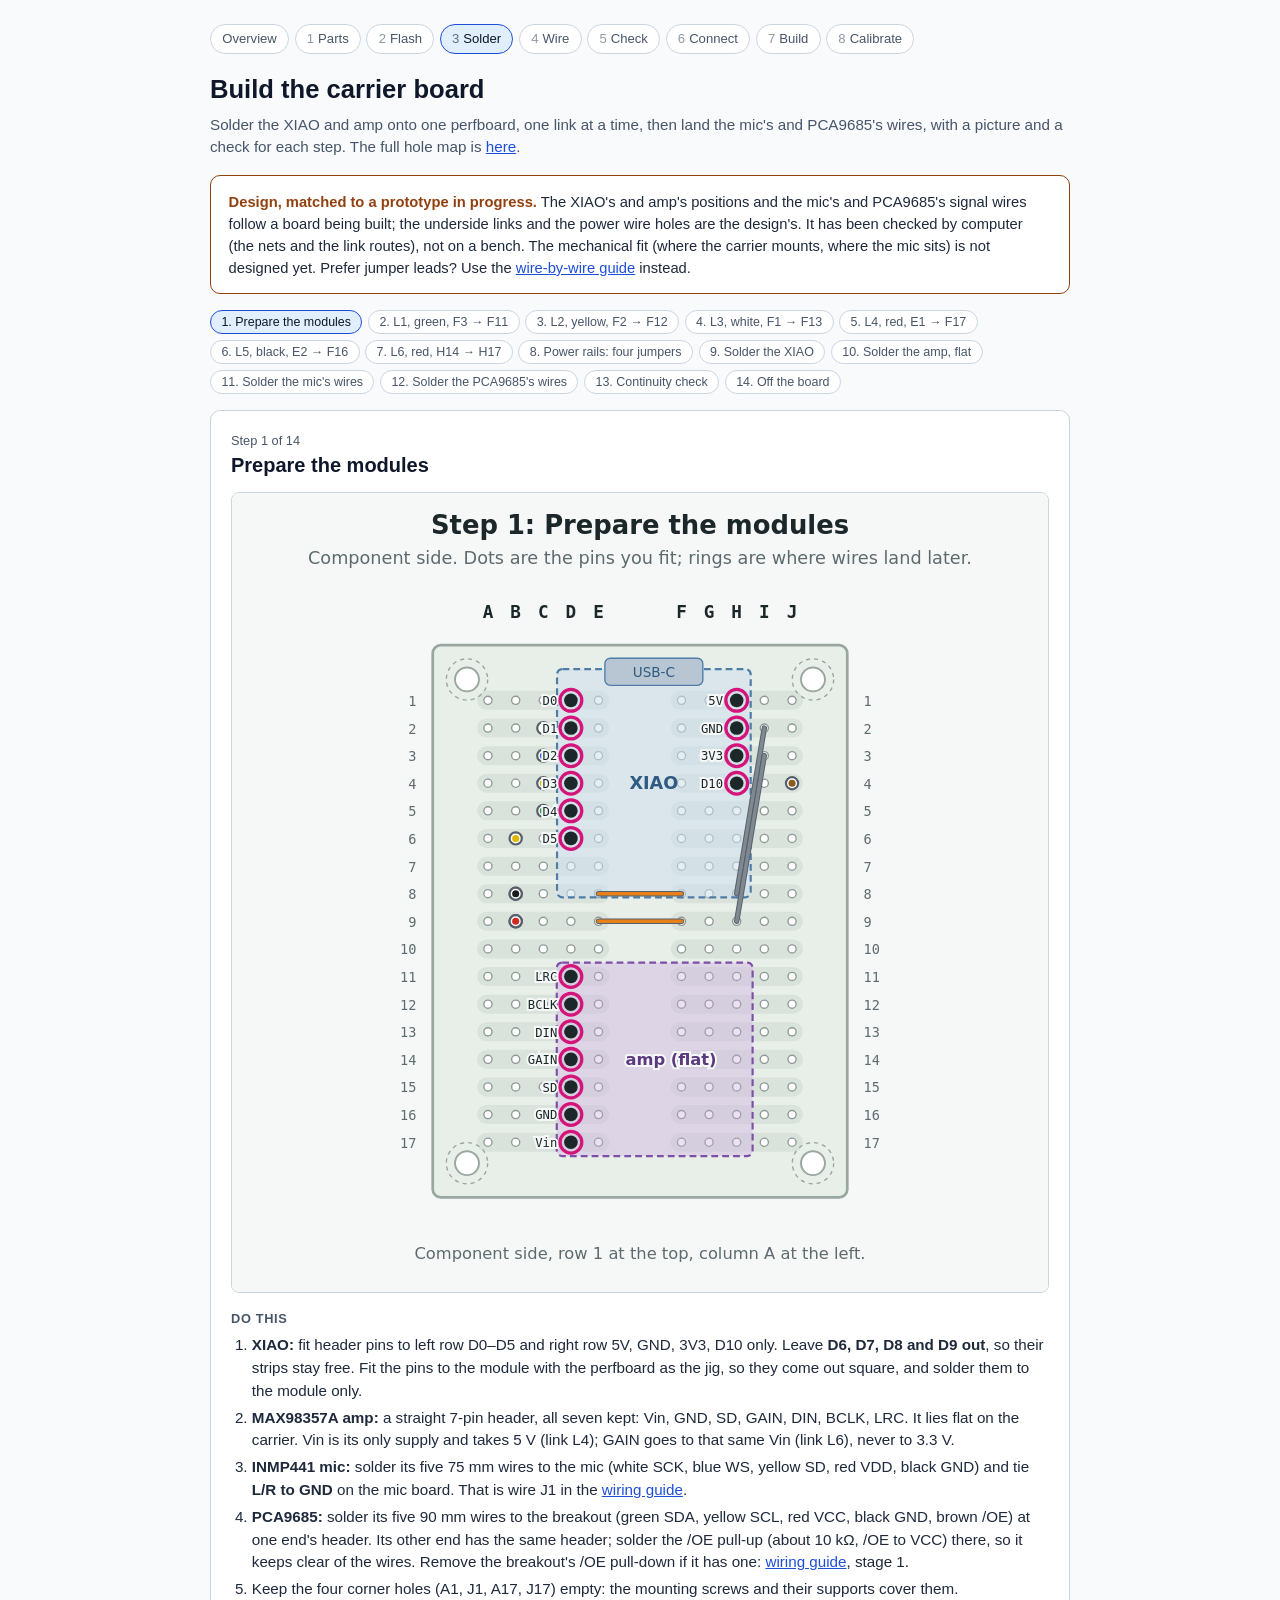
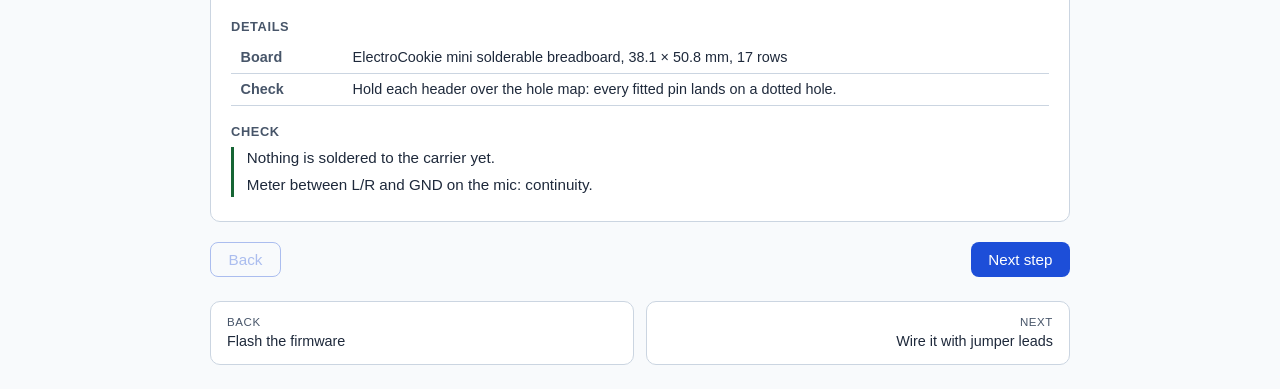
<file: web-programmer/carrier.html>
<!DOCTYPE html>
<html lang="en">
<head>
  <meta charset="UTF-8">
  <meta name="viewport" content="width=device-width, initial-scale=1">
  <title>Build the carrier board · Coglet</title>
  <link rel="icon" href="data:,">
  <link rel="stylesheet" href="nav.css">
  <style>
    *, *::before, *::after { box-sizing: border-box; margin: 0; padding: 0; }
    :root { --bg:#0f1117; --card:#1a1f2e; --line:#2d3748; --text:#e2e8f0; --muted:#94a3b8; --head:#fff; --accent:#60a5fa; --warn:#fbbf24; --ok:#4ade80; }
    @media (prefers-color-scheme: light) { :root { --bg:#f8fafc; --card:#fff; --line:#cbd5e1; --text:#1e293b; --muted:#475569; --head:#0f172a; --accent:#1d4ed8; --warn:#92400e; --ok:#166534; } }
    body { font-family:-apple-system,BlinkMacSystemFont,"Segoe UI",Roboto,sans-serif; background:var(--bg); color:var(--text); padding:1.5rem 1rem; line-height:1.5; }
    header, main { max-width:860px; margin:0 auto; }
    header { margin-bottom:1rem; } h1 { font-size:1.6rem; color:var(--head); } header p { color:var(--muted); margin-top:.35rem; font-size:.95rem; }
    a { color:var(--accent); } code { background:rgba(127,127,127,.18); padding:.05rem .3rem; border-radius:4px; font-size:.9em; }
    .banner { background:var(--card); border:1px solid var(--warn); border-radius:10px; padding:.9rem 1.1rem; margin-bottom:1rem; font-size:.92rem; }
    .banner strong { color:var(--warn); }
    nav.steps { display:flex; flex-wrap:wrap; gap:.35rem; margin-bottom:1rem; }
    nav.steps button { background:var(--card); color:var(--muted); border:1px solid var(--line); border-radius:999px; padding:.25rem .65rem; font-size:.78rem; cursor:pointer; }
    nav.steps button[aria-current="step"] { color:var(--head); border-color:var(--accent); background:rgba(96,165,250,.15); }
    .step { background:var(--card); border:1px solid var(--line); border-radius:10px; padding:1.25rem; }
    .step h2 { font-size:1.25rem; color:var(--head); margin-bottom:.5rem; } .crumb { color:var(--muted); font-size:.8rem; }
    .step h3 { font-size:.8rem; text-transform:uppercase; letter-spacing:.05em; color:var(--muted); margin:1rem 0 .35rem; }
    .step ol, .step ul { margin-left:1.3rem; font-size:.95rem; } .step li { margin-bottom:.25rem; }
    img.pic { width:100%; height:auto; display:block; margin:.75rem 0; border-radius:8px; border:1px solid var(--line); background:#f6f8f8; }
    table { border-collapse:collapse; width:100%; font-size:.9rem; } th, td { text-align:left; padding:.3rem .6rem; border-bottom:1px solid var(--line); vertical-align:top; } th { color:var(--muted); width:7rem; }
    .check { border-left:3px solid var(--ok); padding-left:.8rem; list-style:none; margin-left:0 !important; }
    .pager { display:flex; justify-content:space-between; margin-top:1.25rem; gap:.5rem; }
    .pager button { background:var(--accent); color:#fff; border:0; border-radius:8px; padding:.5rem 1.1rem; font-size:.95rem; cursor:pointer; }
    .pager button:disabled { opacity:.35; cursor:default; } .pager button.ghost { background:transparent; color:var(--accent); border:1px solid var(--accent); }
    .site-nav, .site-pager { max-width:860px; }
</style>
</head>
<body>
<!-- Generated by tools/carrier/carrier.py. Do not edit by hand. -->
<header>
  <h1>Build the carrier board</h1>
  <p>Solder the XIAO and amp onto one perfboard, one link at a time, then land the mic's and PCA9685's wires, with a picture and a check for each step.
  The full hole map is <a href="carrier/hole-map.svg">here</a>.</p>
</header>
<main>
  <div class="banner"><strong>Design, matched to a prototype in progress.</strong> The XIAO's and amp's positions and the mic's and
  PCA9685's signal wires follow a board being built; the underside links and the power wire holes are the design's. It has been
  checked by computer (the nets and the link routes), not on a bench. The mechanical fit (where the carrier mounts, where the mic
  sits) is not designed yet. Prefer jumper leads? Use the <a href="wiring.html">wire-by-wire guide</a> instead.</div>
  <nav class="steps" id="nav" aria-label="Steps"></nav>
  <div id="steps">
<section class="step" id="step-1" hidden>
<p class="crumb">Step 1 of 14</p><h2>Prepare the modules</h2>
<img class="pic" src="carrier/step-01.svg" alt="Prepare the modules. Hole map for this step." loading="lazy">
<h3>Do this</h3><ol><li><strong>XIAO:</strong> fit header pins to left row D0–D5 and right row 5V, GND, 3V3, D10 only. Leave <strong>D6, D7, D8 and D9 out</strong>, so their strips stay free. Fit the pins to the module with the perfboard as the jig, so they come out square, and solder them to the module only.</li><li><strong>MAX98357A amp:</strong> a straight 7-pin header, all seven kept: Vin, GND, SD, GAIN, DIN, BCLK, LRC. It lies flat on the carrier. Vin is its only supply and takes 5 V (link L4); GAIN goes to that same Vin (link L6), never to 3.3 V.</li><li><strong>INMP441 mic:</strong> solder its five 75 mm wires to the mic (white SCK, blue WS, yellow SD, red VDD, black GND) and tie <strong>L/R to GND</strong> on the mic board. That is wire J1 in the <a href="wiring.html">wiring guide</a>.</li><li><strong>PCA9685:</strong> solder its five 90 mm wires to the breakout (green SDA, yellow SCL, red VCC, black GND, brown /OE) at one end's header. Its other end has the same header; solder the /OE pull-up (about 10 kΩ, /OE to VCC) there, so it keeps clear of the wires. Remove the breakout's /OE pull-down if it has one: <a href="wiring.html">wiring guide</a>, stage 1.</li><li>Keep the four corner holes (A1, J1, A17, J17) empty: the mounting screws and their supports cover them.</li></ol>
<h3>Details</h3><table><tr><th>Board</th><td>ElectroCookie mini solderable breadboard, 38.1 × 50.8 mm, 17 rows</td></tr><tr><th>Check</th><td>Hold each header over the hole map: every fitted pin lands on a dotted hole.</td></tr></table>
<h3>Check</h3><ul class="check"><li>Nothing is soldered to the carrier yet.</li><li>Meter between L/R and GND on the mic: continuity.</li></ul>
</section>
<section class="step" id="step-2" hidden>
<p class="crumb">Step 2 of 14</p><h2>L1, green, F3 → F11</h2>
<img class="pic" src="carrier/step-02.svg" alt="L1, green, F3 → F11. Hole map for this step." loading="lazy">
<h3>Do this</h3><ol><li>Turn the board over (underside up).</li><li>Start at hole printed <strong>F3</strong> (top E3): push the tinned end in and solder it.</li><li>Lay the wire flat along the drawn path; pinch the corners and hold them with Kapton tape.</li><li>End at hole printed <strong>F11</strong> (top E11): push it in and solder it.</li><li>Turn the board back over and trim the ends in E3 and E11 flush: the XIAO and the amp sits over them.</li><li>Check, as below.</li></ol>
<h3>Details</h3><table><tr><th>Wire</th><td>L1, green, 30 AWG stranded</td></tr><tr><th>Cut</th><td>40 mm, estimated from the drawn route: trim to fit</td></tr><tr><th>From → to</th><td>E3 → E11 (printed F3 → F11 on the underside)</td></tr><tr><th>Side</th><td>underside (link)</td></tr><tr><th>What it does</th><td>I2S word select: D2's strip to the amp's LRC.</td></tr></table>
<h3>Check</h3><ul class="check"><li>E3 connects to E11. Both strips will join INMP441.WS, XIAO.D2, MAX98357A.LRC.</li><li>It must not connect to: INMP441.SCK (strip 2L), XIAO.D1 (strip 2L), INMP441.SD (strip 4L), XIAO.D3 (strip 4L), MAX98357A.BCLK (strip 12L)</li></ul>
</section>
<section class="step" id="step-3" hidden>
<p class="crumb">Step 3 of 14</p><h2>L2, yellow, F2 → F12</h2>
<img class="pic" src="carrier/step-03.svg" alt="L2, yellow, F2 → F12. Hole map for this step." loading="lazy">
<h3>Do this</h3><ol><li>Turn the board over (underside up).</li><li>Start at hole printed <strong>F2</strong> (top E2): push the tinned end in and solder it.</li><li>Lay the wire flat along the drawn path; pinch the corners and hold them with Kapton tape.</li><li>End at hole printed <strong>F12</strong> (top E12): push it in and solder it.</li><li>Turn the board back over and trim the ends in E2 and E12 flush: the XIAO and the amp sits over them.</li><li>Check, as below.</li></ol>
<h3>Details</h3><table><tr><th>Wire</th><td>L2, yellow, 30 AWG stranded</td></tr><tr><th>Cut</th><td>50 mm, estimated from the drawn route: trim to fit</td></tr><tr><th>From → to</th><td>E2 → E12 (printed F2 → F12 on the underside)</td></tr><tr><th>Side</th><td>underside (link)</td></tr><tr><th>What it does</th><td>I2S bit clock: D1's strip to the amp's BCLK.</td></tr></table>
<h3>Check</h3><ul class="check"><li>E2 connects to E12. Both strips will join INMP441.SCK, XIAO.D1, MAX98357A.BCLK.</li><li>It must not connect to: XIAO.D0 (strip 1L), INMP441.WS (strip 3L), XIAO.D2 (strip 3L), MAX98357A.LRC (strip 11L), MAX98357A.DIN (strip 13L)</li></ul>
</section>
<section class="step" id="step-4" hidden>
<p class="crumb">Step 4 of 14</p><h2>L3, white, F1 → F13</h2>
<img class="pic" src="carrier/step-04.svg" alt="L3, white, F1 → F13. Hole map for this step." loading="lazy">
<h3>Do this</h3><ol><li>Turn the board over (underside up).</li><li>Start at hole printed <strong>F1</strong> (top E1): push the tinned end in and solder it.</li><li>Lay the wire flat along the drawn path; pinch the corners and hold them with Kapton tape.</li><li>End at hole printed <strong>F13</strong> (top E13): push it in and solder it.</li><li>Turn the board back over and trim the ends in E1 and E13 flush: the XIAO and the amp sits over them.</li><li>Check, as below.</li></ol>
<h3>Details</h3><table><tr><th>Wire</th><td>L3, white, 30 AWG stranded</td></tr><tr><th>Cut</th><td>55 mm, estimated from the drawn route: trim to fit</td></tr><tr><th>From → to</th><td>E1 → E13 (printed F1 → F13 on the underside)</td></tr><tr><th>Side</th><td>underside (link)</td></tr><tr><th>What it does</th><td>Speaker data: D0's strip to the amp's DIN.</td></tr></table>
<h3>Check</h3><ul class="check"><li>E1 connects to E13. Both strips will join XIAO.D0, MAX98357A.DIN.</li><li>It must not connect to: INMP441.SCK (strip 2L), XIAO.D1 (strip 2L), MAX98357A.BCLK (strip 12L), MAX98357A.GAIN (strip 14L)</li></ul>
</section>
<section class="step" id="step-5" hidden>
<p class="crumb">Step 5 of 14</p><h2>L4, red, E1 → F17</h2>
<img class="pic" src="carrier/step-05.svg" alt="L4, red, E1 → F17. Hole map for this step." loading="lazy">
<h3>Do this</h3><ol><li>Turn the board over (underside up).</li><li>Start at hole printed <strong>E1</strong> (top F1): push the tinned end in and solder it.</li><li>Lay the wire flat along the drawn path; pinch the corners and hold them with Kapton tape.</li><li>End at hole printed <strong>F17</strong> (top E17): push it in and solder it.</li><li>Turn the board back over and trim the ends in F1 and E17 flush: the XIAO and the amp sits over them.</li><li>Check, as below.</li></ol>
<h3>Details</h3><table><tr><th>Wire</th><td>L4, red, 30 AWG stranded</td></tr><tr><th>Cut</th><td>70 mm, estimated from the drawn route: trim to fit</td></tr><tr><th>From → to</th><td>F1 → E17 (printed E1 → F17 on the underside)</td></tr><tr><th>Side</th><td>underside (link)</td></tr><tr><th>What it does</th><td>+5 V from the XIAO's 5V strip to the amp's Vin.</td></tr></table>
<h3>Check</h3><ul class="check"><li>F1 connects to E17. Both strips will join XIAO.5V, MAX98357A.Vin.</li><li>It must not connect to: XIAO.GND (strip 2R), MAX98357A.GND (strip 16L)</li></ul>
</section>
<section class="step" id="step-6" hidden>
<p class="crumb">Step 6 of 14</p><h2>L5, black, E2 → F16</h2>
<img class="pic" src="carrier/step-06.svg" alt="L5, black, E2 → F16. Hole map for this step." loading="lazy">
<h3>Do this</h3><ol><li>Turn the board over (underside up).</li><li>Start at hole printed <strong>E2</strong> (top F2): push the tinned end in and solder it.</li><li>Lay the wire flat along the drawn path; pinch the corners and hold them with Kapton tape.</li><li>End at hole printed <strong>F16</strong> (top E16): push it in and solder it.</li><li>Turn the board back over and trim the ends in F2 and E16 flush: the XIAO and the amp sits over them.</li><li>Check, as below.</li></ol>
<h3>Details</h3><table><tr><th>Wire</th><td>L5, black, 30 AWG stranded</td></tr><tr><th>Cut</th><td>60 mm, estimated from the drawn route: trim to fit</td></tr><tr><th>From → to</th><td>F2 → E16 (printed E2 → F16 on the underside)</td></tr><tr><th>Side</th><td>underside (link)</td></tr><tr><th>What it does</th><td>Ground from the XIAO's GND strip to the amp's GND.</td></tr></table>
<h3>Check</h3><ul class="check"><li>F2 connects to E16. Both strips will join XIAO.GND, MAX98357A.GND.</li><li>It must not connect to: XIAO.5V (strip 1R), XIAO.3V3 (strip 3R), MAX98357A.SD (strip 15L), MAX98357A.Vin (strip 17L)</li></ul>
</section>
<section class="step" id="step-7" hidden>
<p class="crumb">Step 7 of 14</p><h2>L6, red, H14 → H17</h2>
<img class="pic" src="carrier/step-07.svg" alt="L6, red, H14 → H17. Hole map for this step." loading="lazy">
<h3>Do this</h3><ol><li>Turn the board over (underside up).</li><li>Start at hole printed <strong>H14</strong> (top C14): push the tinned end in and solder it.</li><li>Lay the wire flat along the drawn path; pinch the corners and hold them with Kapton tape.</li><li>End at hole printed <strong>H17</strong> (top C17): push it in and solder it.</li><li>Check, as below.</li></ol>
<h3>Details</h3><table><tr><th>Wire</th><td>L6, red, 30 AWG stranded</td></tr><tr><th>Cut</th><td>20 mm, estimated from the drawn route: trim to fit</td></tr><tr><th>From → to</th><td>C14 → C17 (printed H14 → H17 on the underside)</td></tr><tr><th>Side</th><td>underside (link)</td></tr><tr><th>What it does</th><td>Ties the amp's GAIN to its Vin (+5 V): 6 dB. This is wire J2 in the wire list.</td></tr></table>
<h3>Check</h3><ul class="check"><li>C14 connects to C17. Both strips will join MAX98357A.GAIN, MAX98357A.Vin.</li><li>It must not connect to: MAX98357A.DIN (strip 13L), MAX98357A.SD (strip 15L), MAX98357A.GND (strip 16L)</li></ul>
</section>
<section class="step" id="step-8" hidden>
<p class="crumb">Step 8 of 14</p><h2>Power rails: four jumpers</h2>
<img class="pic" src="carrier/step-08.svg" alt="Power rails: four jumpers. Hole map for this step." loading="lazy">
<h3>Do this</h3><ol><li>These go on the <strong>component side</strong>, before the XIAO: H8 sits under the edge of its body.</li><li><strong>T1: I2 → H8; T2: I3 → H9; T3: E8 → F8; T4: E9 → F9</strong>.</li><li>T1 and T2 bring ground and 3.3 V down the right half to rows 8 and 9; T3 and T4 carry both rails across the channel. The mic's and the PCA9685's power wires land on these rails later.</li><li>Keep the jumpers low and clear of the holes around them.</li></ol>
<h3>Details</h3><table><tr><th>T1</th><td>I2 → H8, colour not recorded: Ground from the XIAO's GND strip (row 2) to row 8.</td></tr><tr><th>T2</th><td>I3 → H9, colour not recorded: 3.3 V from the XIAO's 3V3 strip (row 3) to row 9.</td></tr><tr><th>T3</th><td>E8 → F8, orange: Joins row 8 across the channel: a ground rail on both halves.</td></tr><tr><th>T4</th><td>E9 → F9, orange: Joins row 9 across the channel: a 3.3 V rail on both halves.</td></tr></table>
<h3>Check</h3><ul class="check"><li>Row 8 (any hole, A–J) connects to H2's strip (GND); row 9 connects to H3's strip (3V3).</li><li>Row 9 must <strong>not</strong> connect to row 1 (5V) or to row 8.</li></ul>
</section>
<section class="step" id="step-9" hidden>
<p class="crumb">Step 9 of 14</p><h2>Solder the XIAO</h2>
<img class="pic" src="carrier/step-09.svg" alt="Solder the XIAO. Hole map for this step." loading="lazy">
<h3>Do this</h3><ol><li>Component side up, <strong>USB-C toward row 1</strong> (the top edge), so the port sits at the board's edge. Left pin row in column D (D0 at D1 … D5 at D6), right row in column H (5V at H1, GND H2, 3V3 H3, D10 at H4).</li><li>Solder each pin from the underside. Check the pins you pulled (D6–D9) are not in the board.</li><li>S3 Sense: the camera board stacks on top of the XIAO, so allow height above it.</li></ol>
<h3>Details</h3><table><tr><th>Pins</th><td>D0 D1, D1 D2, D2 D3, D3 D4, D4 D5, D5 D6, 5V H1, GND H2, 3V3 H3, D10 H4</td></tr><tr><th>USB-C</th><td>Seeed's land pattern puts pin 1 2.9 mm from the body's USB end, so the body ends about 2.2 mm inside the board's row-1 edge. The cable plugs in from that edge.</td></tr></table>
<h3>Check</h3><ul class="check"><li>Each XIAO pin hole reads the same net as its link end (see the continuity check below).</li></ul>
</section>
<section class="step" id="step-10" hidden>
<p class="crumb">Step 10 of 14</p><h2>Solder the amp, flat</h2>
<img class="pic" src="carrier/step-10.svg" alt="Solder the amp, flat. Hole map for this step." loading="lazy">
<h3>Do this</h3><ol><li>Lay the MAX98357A flat on its straight header, pins in column D: <strong>Vin D17, GND D16, SD D15, GAIN D14, DIN D13, BCLK D12, LRC D11</strong>. Its board lies over the pins and toward column J, the speaker terminal at the far edge.</li><li>Solder from the underside. SD's strip (row 15, A–E) holds nothing else: SD stays unconnected. GAIN's strip is tied to Vin by L6, which sets 6 dB.</li><li>The speaker's two wires go to the amp's own terminal later.</li></ol>
<h3>Details</h3><table><tr><th>Pins</th><td>Vin D17, GND D16, SD D15, GAIN D14, DIN D13, BCLK D12, LRC D11</td></tr></table>
<h3>Check</h3><ul class="check"><li>D17 connects to H1 (+5 V), D16 to H2 (GND) and D14 to D17 (GAIN to Vin).</li><li>D13, D12 and D11 connect to D1, D2 and D3 (the XIAO's D0, D1 and D2) through L3, L2 and L1.</li><li>D15 (SD) connects to nothing.</li></ul>
</section>
<section class="step" id="step-11" hidden>
<p class="crumb">Step 11 of 14</p><h2>Solder the mic's wires</h2>
<img class="pic" src="carrier/step-11.svg" alt="Solder the mic&#x27;s wires. Hole map for this step." loading="lazy">
<h3>Do this</h3><ol><li>The mic sits off the board, on its 75 mm wires, where the head has a sound opening. Each wire lands in the strip of the XIAO pin it needs, so it needs no link.</li><li>Push each wire in from the component side and solder it underneath: <strong>SCK (white) C2, WS (blue) C3, SD (yellow) C4, GND (black) B8, VDD (red) B9</strong>.</li><li>Red VDD goes on the row-9 rail (3.3 V) and black GND on the row-8 rail. Never on row 1, which is 5 V.</li><li>B8 and B9 each take two wires, the mic's and the PCA9685's: twist the two tinned ends together, push them in and solder them as one.</li></ol>
<h3>Details</h3><table><tr><th>Wires</th><td>SCK (white) C2, WS (blue) C3, SD (yellow) C4, GND (black) B8, VDD (red) B9</td></tr></table>
<h3>Check</h3><ul class="check"><li>C2 connects to D2 (D1, bit clock), C3 to D3 (D2, word select), C4 to D4 (D3, mic data).</li><li>B9 connects to H3 (3V3) and B8 to H2 (GND).</li></ul>
</section>
<section class="step" id="step-12" hidden>
<p class="crumb">Step 12 of 14</p><h2>Solder the PCA9685's wires</h2>
<img class="pic" src="carrier/step-12.svg" alt="Solder the PCA9685&#x27;s wires. Hole map for this step." loading="lazy">
<h3>Do this</h3><ol><li>The PCA9685 sits off the board, on its 90 mm wires. Each wire lands in the strip of the XIAO pin it needs, so it needs no link.</li><li>Push each wire in from the component side and solder it underneath: <strong>SDA (green) C5, SCL (yellow) B6, GND (black) B8, VCC (red) B9, /OE (brown) J4</strong>.</li><li>Red VCC is the logic supply: the row-9 rail (3.3 V), not 5 V. Black GND goes on the row-8 rail. The servo supply never comes to the carrier.</li><li>The /OE pull-up (about 10 kΩ to VCC) sits on the PCA9685 board, across /OE and VCC on the header at the end away from the wires.</li></ol>
<h3>Details</h3><table><tr><th>Wires</th><td>SDA (green) C5, SCL (yellow) B6, GND (black) B8, VCC (red) B9, /OE (brown) J4</td></tr></table>
<h3>Check</h3><ul class="check"><li>C5 connects to D5 (SDA, D4) and B6 to D6 (SCL, D5).</li><li>B8 connects to H2 (GND), B9 to H3 (3V3) and J4 to H4 (D10).</li></ul>
</section>
<section class="step" id="step-13" hidden>
<p class="crumb">Step 13 of 14</p><h2>Continuity check</h2>
<img class="pic" src="carrier/step-13.svg" alt="Continuity check. Hole map for this step." loading="lazy">
<h3>Do this</h3><ol><li>Meter on continuity: connected beeps. Probe from the component side.</li></ol>
<h3>Nets that must connect</h3><table><tr><th>Net</th><td><b>Holes</b></td></tr><tr><th>+3V3</th><td>B9 (mic.VDD), B9 (PCA lead.VCC), H3 (XIAO.3V3)</td></tr><tr><th>+5V</th><td>D14 (amp.GAIN), D17 (amp.Vin), H1 (XIAO.5V)</td></tr><tr><th>GND</th><td>B8 (mic.GND), B8 (PCA lead.GND), D16 (amp.GND), H2 (XIAO.GND)</td></tr><tr><th>D0</th><td>D1 (XIAO.D0), D13 (amp.DIN)</td></tr><tr><th>D1</th><td>C2 (mic.SCK), D2 (XIAO.D1), D12 (amp.BCLK)</td></tr><tr><th>D2</th><td>C3 (mic.WS), D3 (XIAO.D2), D11 (amp.LRC)</td></tr><tr><th>D3</th><td>C4 (mic.SD), D4 (XIAO.D3)</td></tr><tr><th>D4</th><td>C5 (PCA lead.SDA), D5 (XIAO.D4)</td></tr><tr><th>D5</th><td>B6 (PCA lead.SCL), D6 (XIAO.D5)</td></tr><tr><th>D10</th><td>H4 (XIAO.D10), J4 (PCA lead./OE)</td></tr></table><p>Then check that +3V3, +5V and GND are <strong>not</strong> connected to each other or to any other net, and D1 is not connected to D2.</p>
</section>
<section class="step" id="step-14" hidden>
<p class="crumb">Step 14 of 14</p><h2>Off the board</h2>
<h3>Do this</h3><ol><li>Speaker: its two wires to the amp's own screw terminal (+ and −).</li><li>Servo power stays off the carrier: the supply's + goes through the switch to the PCA9685's V+ terminal, and its − to the PCA9685's GND terminal, as in stage 8 of the <a href="wiring.html">wiring guide</a>.</li><li>Leave the switch off and every servo unplugged.</li></ol>
<h3>Wires that land on the carrier</h3><table><tr><th>Wire</th><td><b>Hole · lead · colour</b></td></tr><tr><th>mic SCK</th><td>C2 · 75 mm · white</td></tr><tr><th>mic WS</th><td>C3 · 75 mm · blue</td></tr><tr><th>mic SD</th><td>C4 · 75 mm · yellow</td></tr><tr><th>mic GND</th><td>B8 · 75 mm · black</td></tr><tr><th>mic VDD</th><td>B9 · 75 mm · red</td></tr><tr><th>PCA9685 SDA</th><td>C5 · 90 mm · green</td></tr><tr><th>PCA9685 SCL</th><td>B6 · 90 mm · yellow</td></tr><tr><th>PCA9685 GND</th><td>B8 · 90 mm · black</td></tr><tr><th>PCA9685 VCC</th><td>B9 · 90 mm · red</td></tr><tr><th>PCA9685 /OE</th><td>J4 · 90 mm, hole chosen by the design · brown</td></tr></table>
<h3>Check</h3><ul class="check"><li>Then run the bench checks on the <a href="console.html">Check</a> page.</li></ul>
</section>
  </div>
  <div class="pager"><button class="ghost" id="prev">Back</button><button id="next">Next step</button></div>
</main>
<script>
const TITLES = ['Prepare the modules', 'L1, green, F3 → F11', 'L2, yellow, F2 → F12', 'L3, white, F1 → F13', 'L4, red, E1 → F17', 'L5, black, E2 → F16', 'L6, red, H14 → H17', 'Power rails: four jumpers', 'Solder the XIAO', 'Solder the amp, flat', "Solder the mic's wires", "Solder the PCA9685's wires", 'Continuity check', 'Off the board'];
const secs = [...document.querySelectorAll('.step')], nav = document.getElementById('nav');
const btns = TITLES.map((t, i) => { const b = document.createElement('button'); b.textContent = (i + 1) + '. ' + t.replace(/\*/g, '');
  b.onclick = () => show(i); nav.appendChild(b); return b; });
let cur = 0;
function show(i, push = true) {
  cur = Math.max(0, Math.min(secs.length - 1, i));
  secs.forEach((s, k) => { s.hidden = k !== cur; });
  btns.forEach((b, k) => k === cur ? b.setAttribute('aria-current', 'step') : b.removeAttribute('aria-current'));
  document.getElementById('prev').disabled = cur === 0; document.getElementById('next').disabled = cur === secs.length - 1;
  if (push) history.replaceState(null, '', '#step-' + (cur + 1));
  window.scrollTo({ top: 0 });
}
document.getElementById('prev').onclick = () => show(cur - 1); document.getElementById('next').onclick = () => show(cur + 1);
const m = /^#step-(\d+)$/.exec(location.hash); show(m ? Number(m[1]) - 1 : 0, false);
</script>
<script src="site.js"></script>
<noscript><p>This page needs JavaScript for the step-by-step view. The same steps are in
<a href="https://github.com/ricklon/coglet/blob/main/docs/CARRIER-STEPS.md">CARRIER-STEPS.md</a>.</p></noscript>
</body>
</html>
</file>
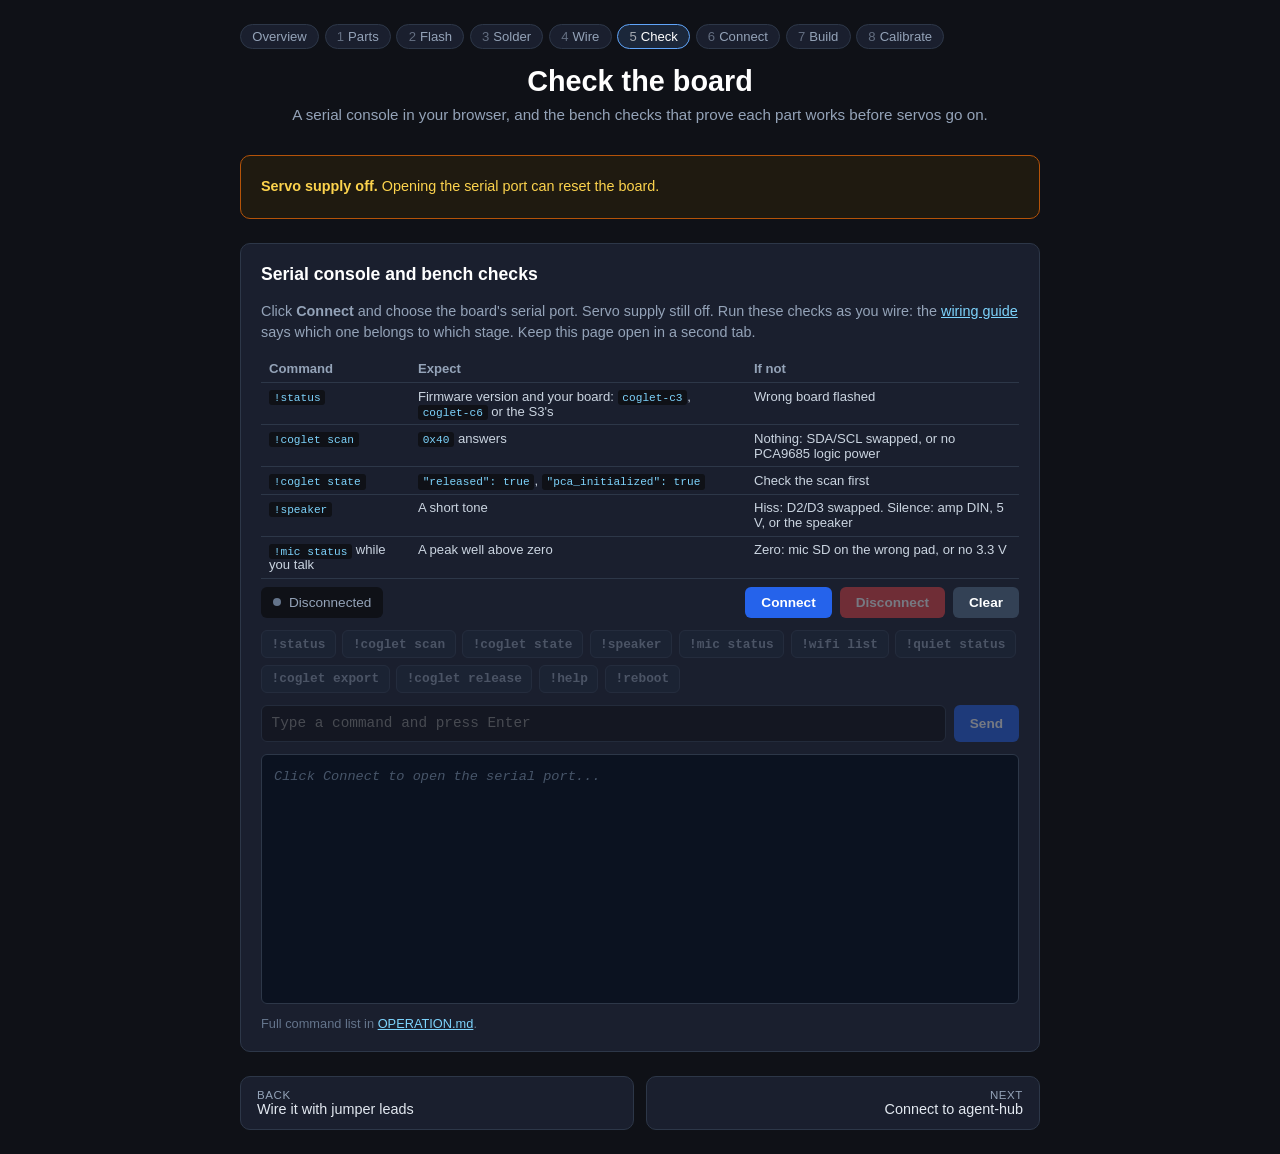
<file: web-programmer/console.html>
<!DOCTYPE html>
<html lang="en">
<head>
  <meta charset="UTF-8">
  <meta name="viewport" content="width=device-width, initial-scale=1.0">
  <title>Check the board · Coglet</title>
  <link rel="icon" href="data:,">
  <link rel="stylesheet" href="site.css">
  <link rel="stylesheet" href="nav.css">
</head>
<body>

<header>
  <h1>Check the board</h1>
  <p>A serial console in your browser, and the bench checks that prove each part works before servos go on.</p>
</header>

<div class="section warning">
  <p><strong>Servo supply off.</strong> Opening the serial port can reset the board.</p>
</div>
<div class="section">
  <div class="section-title">Serial console and bench checks</div>
  <p class="lead">Click <strong>Connect</strong> and choose the board's serial port. Servo supply still off. Run these
  checks as you wire: the <a href="wiring.html">wiring guide</a> says which one belongs to which stage. Keep this page open in a second tab.</p>
  <div class="table-wrap"><table>
    <tr><th>Command</th><th>Expect</th><th>If not</th></tr>
    <tr><td><code>!status</code></td><td>Firmware version and your board: <code>coglet-c3</code>, <code>coglet-c6</code> or the S3's</td><td>Wrong board flashed</td></tr>
    <tr><td><code>!coglet scan</code></td><td><code>0x40</code> answers</td><td>Nothing: SDA/SCL swapped, or no PCA9685 logic power</td></tr>
    <tr><td><code>!coglet state</code></td><td><code>"released": true</code>, <code>"pca_initialized": true</code></td><td>Check the scan first</td></tr>
    <tr><td><code>!speaker</code></td><td>A short tone</td><td>Hiss: D2/D3 swapped. Silence: amp DIN, 5 V, or the speaker</td></tr>
    <tr><td><code>!mic status</code> while you talk</td><td>A peak well above zero</td><td>Zero: mic SD on the wrong pad, or no 3.3 V</td></tr>
  </table></div>

  <div class="console-toolbar">
    <div class="status-box">
      <span id="status-dot" class="status-indicator"></span>
      <span id="status-text" class="status-text">Disconnected</span>
    </div>
    <button id="btn-connect" class="btn-primary">Connect</button>
    <button id="btn-disconnect" class="btn-danger" disabled>Disconnect</button>
    <button id="btn-clear" class="btn-secondary" disabled>Clear</button>
  </div>

  <div class="quick-btns">
    <button class="quick-btn" data-cmd="!status" disabled>!status</button>
    <button class="quick-btn" data-cmd="!coglet scan" disabled>!coglet scan</button>
    <button class="quick-btn" data-cmd="!coglet state" disabled>!coglet state</button>
    <button class="quick-btn" data-cmd="!speaker" disabled>!speaker</button>
    <button class="quick-btn" data-cmd="!mic status" disabled>!mic status</button>
    <button class="quick-btn" data-cmd="!wifi list" disabled>!wifi list</button>
    <button class="quick-btn" data-cmd="!quiet status" disabled>!quiet status</button>
    <button class="quick-btn" data-cmd="!coglet export" disabled>!coglet export</button>
    <button class="quick-btn" data-cmd="!coglet release" disabled>!coglet release</button>
    <button class="quick-btn" data-cmd="!help" disabled>!help</button>
    <button class="quick-btn" data-cmd="!reboot" disabled>!reboot</button>
  </div>

  <div class="input-row">
    <input id="serial-input" type="text" placeholder="Type a command and press Enter" disabled>
    <button id="btn-send" class="btn-primary" disabled>Send</button>
  </div>

  <pre id="serial-output"><span class="placeholder">Click Connect to open the serial port...</span></pre>

  <div class="help-text">
    Full command list in <a href="https://github.com/ricklon/coglet/blob/main/docs/OPERATION.md">OPERATION.md</a>.
  </div>
</div>

<script src="serial-console.js"></script>
<script src="site.js"></script>
</body>
</html>
</file>
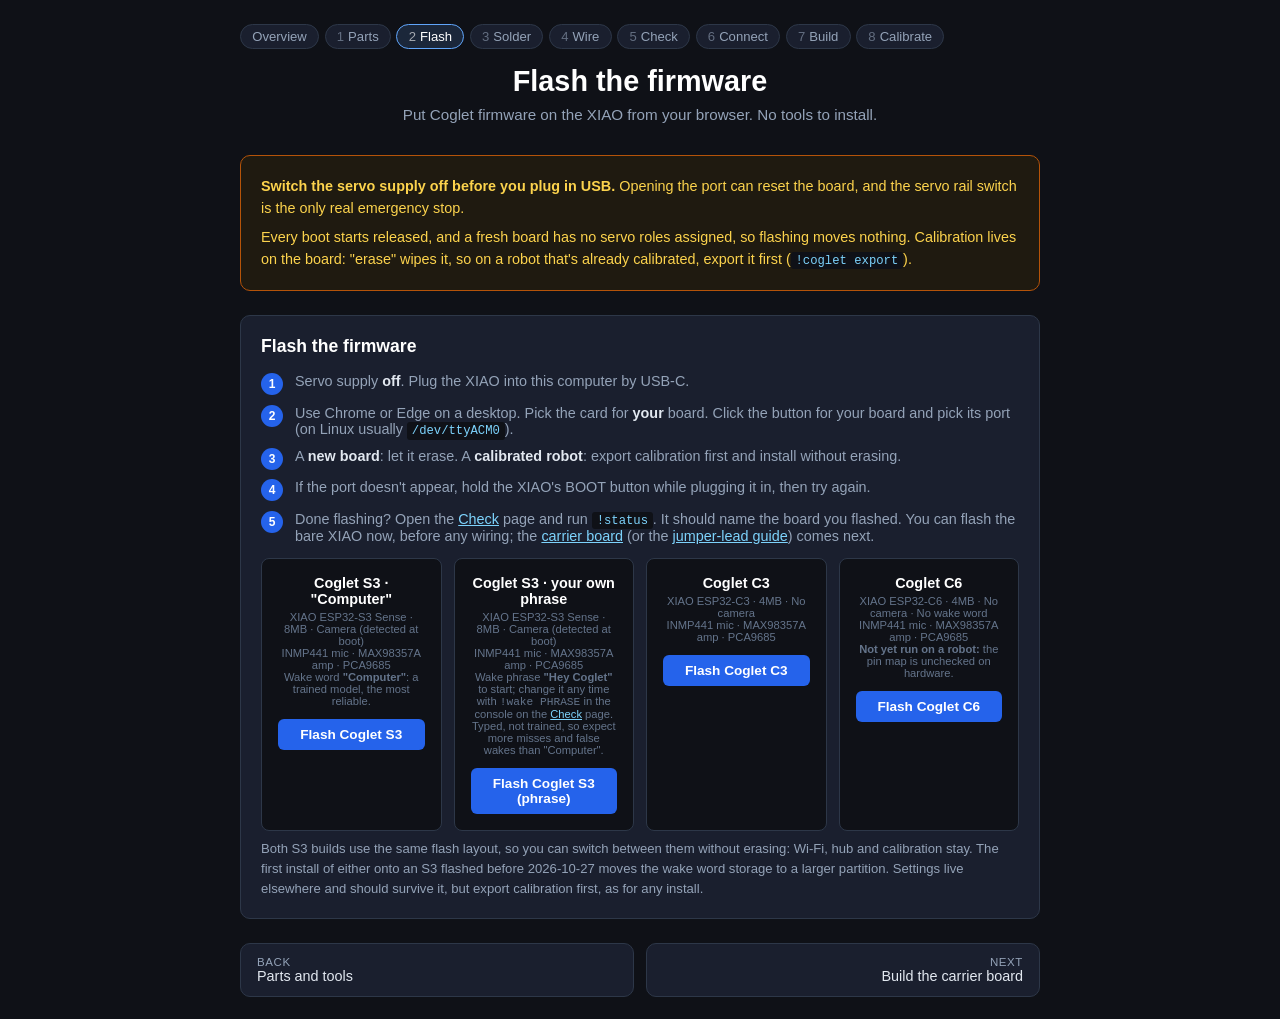
<file: web-programmer/flash.html>
<!DOCTYPE html>
<html lang="en">
<head>
  <meta charset="UTF-8">
  <meta name="viewport" content="width=device-width, initial-scale=1.0">
  <title>Flash the firmware · Coglet</title>
  <link rel="icon" href="data:,">
  <script type="module" src="vendor/esp-web-tools.js"></script>
  <link rel="stylesheet" href="site.css">
  <link rel="stylesheet" href="nav.css">
</head>
<body>

<header>
  <h1>Flash the firmware</h1>
  <p>Put Coglet firmware on the XIAO from your browser. No tools to install.</p>
</header>

<div class="section warning">
  <p><strong>Switch the servo supply off before you plug in USB.</strong> Opening the port can
  reset the board, and the servo rail switch is the only real emergency stop.</p>
  <p>Every boot starts released, and a fresh board has no servo roles assigned, so flashing
  moves nothing. Calibration lives on the board: "erase" wipes it, so on a robot that's
  already calibrated, export it first (<code>!coglet export</code>).</p>
</div>
<div class="section">
  <div class="section-title">Flash the firmware</div>
  <div class="steps">
    <div class="step"><span class="step-num">1</span><div>Servo supply <strong>off</strong>. Plug the XIAO into this computer by USB-C.</div></div>
    <div class="step"><span class="step-num">2</span><div>Use Chrome or Edge on a desktop. Pick the card for <strong>your</strong> board. Click the button for your board and pick its port
      (on Linux usually <code>/dev/ttyACM0</code>).</div></div>
    <div class="step"><span class="step-num">3</span><div>A <strong>new board</strong>: let it erase. A <strong>calibrated robot</strong>:
      export calibration first and install without erasing.</div></div>
    <div class="step"><span class="step-num">4</span><div>If the port doesn't appear, hold the XIAO's BOOT button while plugging it in, then try again.</div></div>
    <div class="step"><span class="step-num">5</span><div>Done flashing? Open the <a href="console.html">Check</a> page and run <code>!status</code>. It should name the board you flashed.
      You can flash the bare XIAO now, before any wiring; the <a href="carrier.html">carrier board</a> (or the <a href="wiring.html">jumper-lead guide</a>) comes next.</div></div>
  </div>
  <div class="boards" style="margin-top: .9rem">
    <div class="board-card">
      <h3>Coglet S3 · "Computer"</h3>
      <div class="specs">XIAO ESP32-S3 Sense · 8MB · Camera (detected at boot)<br>INMP441 mic · MAX98357A amp · PCA9685<br>
        Wake word <strong>"Computer"</strong>: a trained model, the most reliable.</div>
      <esp-web-install-button manifest="manifest-coglet.json">
        <button slot="activate" class="flash-btn">Flash Coglet S3</button>
        <span slot="unsupported" class="unsupported">This browser has no Web Serial. Use Chrome or Edge.</span>
      </esp-web-install-button>
    </div>
    <div class="board-card">
      <h3>Coglet S3 · your own phrase</h3>
      <div class="specs">XIAO ESP32-S3 Sense · 8MB · Camera (detected at boot)<br>INMP441 mic · MAX98357A amp · PCA9685<br>
        Wake phrase <strong>"Hey Coglet"</strong> to start; change it any time with
        <code>!wake PHRASE</code> in the console on the <a href="console.html">Check</a> page. Typed, not trained, so expect more misses and false
        wakes than "Computer".</div>
      <esp-web-install-button manifest="manifest-coglet-phrase.json">
        <button slot="activate" class="flash-btn">Flash Coglet S3 (phrase)</button>
        <span slot="unsupported" class="unsupported">This browser has no Web Serial. Use Chrome or Edge.</span>
      </esp-web-install-button>
    </div>
    <div class="board-card">
      <h3>Coglet C3</h3>
      <div class="specs">XIAO ESP32-C3 · 4MB · No camera<br>INMP441 mic · MAX98357A amp · PCA9685</div>
      <esp-web-install-button manifest="manifest-coglet-c3.json">
        <button slot="activate" class="flash-btn">Flash Coglet C3</button>
        <span slot="unsupported" class="unsupported">This browser has no Web Serial. Use Chrome or Edge.</span>
      </esp-web-install-button>
    </div>
    <div class="board-card">
      <h3>Coglet C6</h3>
      <div class="specs">XIAO ESP32-C6 · 4MB · No camera · No wake word<br>INMP441 mic · MAX98357A amp · PCA9685<br>
        <strong>Not yet run on a robot:</strong> the pin map is unchecked on hardware.</div>
      <esp-web-install-button manifest="manifest-coglet-c6.json">
        <button slot="activate" class="flash-btn">Flash Coglet C6</button>
        <span slot="unsupported" class="unsupported">This browser has no Web Serial. Use Chrome or Edge.</span>
      </esp-web-install-button>
    </div>
  </div>
  <p class="note">Both S3 builds use the same flash layout, so you can switch between them without erasing:
  Wi-Fi, hub and calibration stay. The first install of either onto an S3 flashed before 2026-10-27 moves the
  wake word storage to a larger partition. Settings live elsewhere and should survive it, but export
  calibration first, as for any install.</p>
</div>

<script src="site.js"></script>
</body>
</html>
</file>
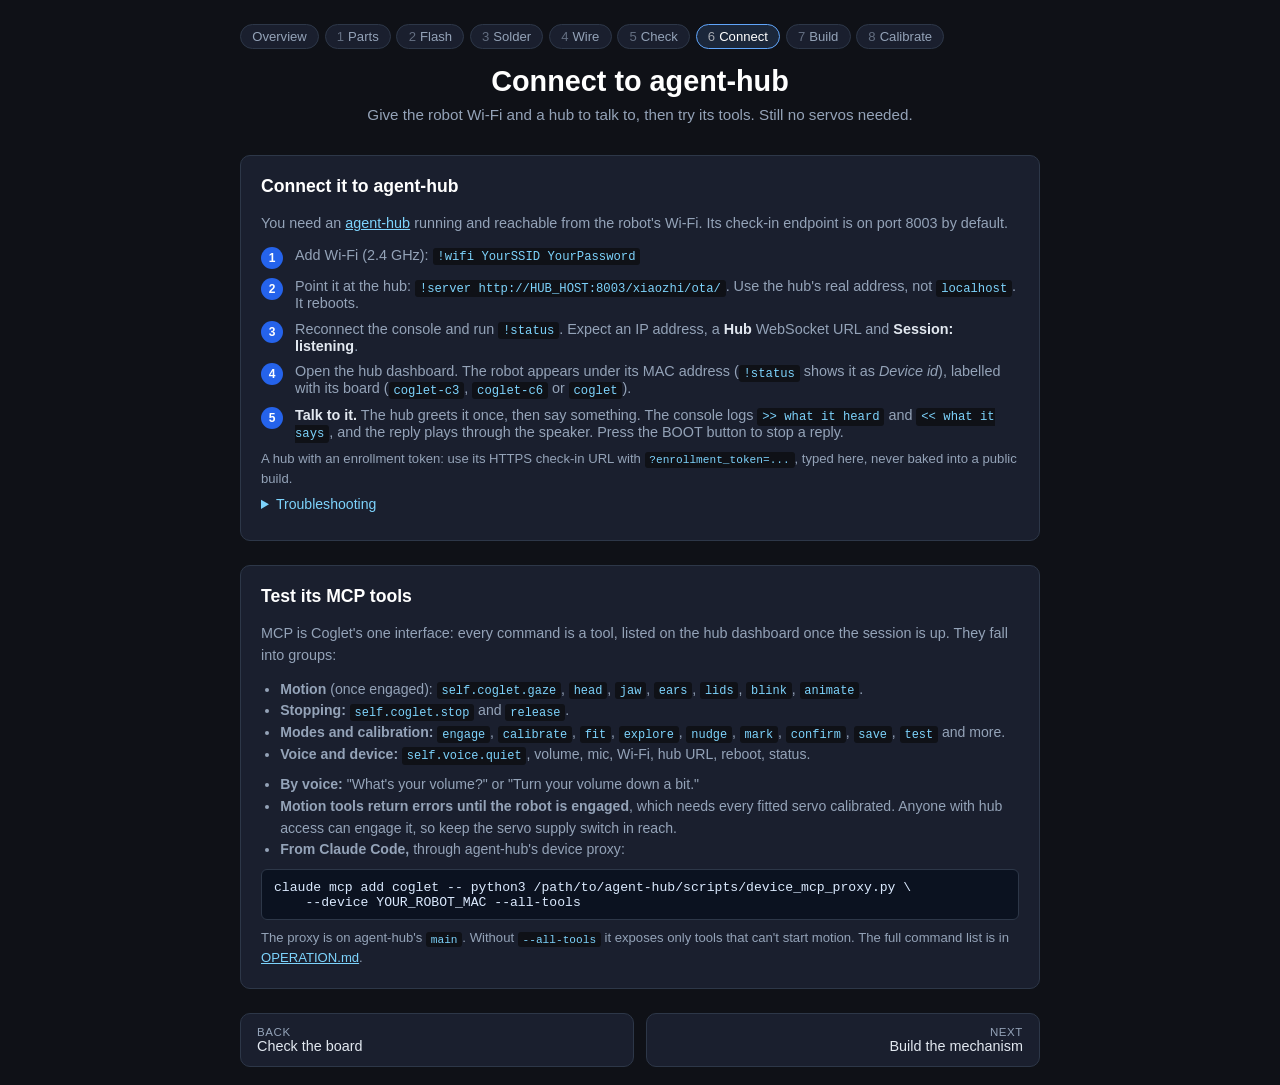
<file: web-programmer/hub.html>
<!DOCTYPE html>
<html lang="en">
<head>
  <meta charset="UTF-8">
  <meta name="viewport" content="width=device-width, initial-scale=1.0">
  <title>Connect to agent-hub · Coglet</title>
  <link rel="icon" href="data:,">
  <link rel="stylesheet" href="site.css">
  <link rel="stylesheet" href="nav.css">
</head>
<body>

<header>
  <h1>Connect to agent-hub</h1>
  <p>Give the robot Wi-Fi and a hub to talk to, then try its tools. Still no servos needed.</p>
</header>

<div class="section">
  <div class="section-title">Connect it to agent-hub</div>
  <p class="lead">You need an <a href="https://github.com/ricklon/agent-hub">agent-hub</a> running and
  reachable from the robot's Wi-Fi. Its check-in endpoint is on port 8003 by default.</p>
  <div class="steps">
    <div class="step"><span class="step-num">1</span><div>Add Wi-Fi (2.4 GHz): <code>!wifi YourSSID YourPassword</code></div></div>
    <div class="step"><span class="step-num">2</span><div>Point it at the hub: <code>!server http://HUB_HOST:8003/xiaozhi/ota/</code>.
      Use the hub's real address, not <code>localhost</code>. It reboots.</div></div>
    <div class="step"><span class="step-num">3</span><div>Reconnect the console and run <code>!status</code>. Expect an IP address, a
      <strong>Hub</strong> WebSocket URL and <strong>Session: listening</strong>.</div></div>
    <div class="step"><span class="step-num">4</span><div>Open the hub dashboard. The robot appears under its MAC address
      (<code>!status</code> shows it as <em>Device id</em>), labelled with its board (<code>coglet-c3</code>, <code>coglet-c6</code> or <code>coglet</code>).</div></div>
    <div class="step"><span class="step-num">5</span><div><strong>Talk to it.</strong> The hub greets it once, then say something.
      The console logs <code>&gt;&gt; what it heard</code> and <code>&lt;&lt; what it says</code>, and the reply plays
      through the speaker. Press the BOOT button to stop a reply.</div></div>
  </div>
  <p class="note">A hub with an enrollment token: use its HTTPS check-in URL with
  <code>?enrollment_token=...</code>, typed here, never baked into a public build.</p>

  <details>
    <summary>Troubleshooting</summary>
    <div class="table-wrap"><table>
      <tr><th>Symptom</th><th>Check</th></tr>
      <tr><td>No IP in <code>!status</code></td><td><code>!wifi list</code>; 2.4 GHz network; password. Re-add with <code>!wifi</code></td></tr>
      <tr><td>"Check-in ... failed: HTTP -1"</td><td>Hub address or port wrong, or a firewall. From a computer on the same Wi-Fi: <code>curl http://HUB_HOST:8003/xiaozhi/ota/</code></td></tr>
      <tr><td>HTTP 401 at check-in</td><td>The hub wants an enrollment token in the URL</td></tr>
      <tr><td>Session stuck on <em>connecting</em></td><td>The hub's WebSocket URL (shown by <code>!status</code>) must be reachable from the robot</td></tr>
      <tr><td>It hears nothing</td><td><code>!mic status</code> while talking; <code>!quiet status</code> must be off</td></tr>
      <tr><td>No sound from replies</td><td><code>!speaker</code>, then <code>!speaker vol 70</code></td></tr>
    </table></div>
  </details>
</div>
<div class="section">
  <div class="section-title">Test its MCP tools</div>
  <p class="lead">MCP is Coglet's one interface: every command is a tool, listed on the hub dashboard once the
  session is up. They fall into groups:</p>
  <ul>
    <li><strong>Motion</strong> (once engaged): <code>self.coglet.gaze</code>, <code>head</code>, <code>jaw</code>,
      <code>ears</code>, <code>lids</code>, <code>blink</code>, <code>animate</code>.</li>
    <li><strong>Stopping:</strong> <code>self.coglet.stop</code> and <code>release</code>.</li>
    <li><strong>Modes and calibration:</strong> <code>engage</code>, <code>calibrate</code>, <code>fit</code>,
      <code>explore</code>, <code>nudge</code>, <code>mark</code>, <code>confirm</code>, <code>save</code>,
      <code>test</code> and more.</li>
    <li><strong>Voice and device:</strong> <code>self.voice.quiet</code>, volume, mic, Wi-Fi, hub URL, reboot,
      status.</li>
  </ul>
  <ul>
    <li><strong>By voice:</strong> "What's your volume?" or "Turn your volume down a bit."</li>
    <li><strong>Motion tools return errors until the robot is engaged</strong>, which needs every fitted servo
      calibrated. Anyone with hub access can engage it, so keep the servo supply switch in reach.</li>
    <li><strong>From Claude Code,</strong> through agent-hub's device proxy:</li>
  </ul>
  <pre class="cmds">claude mcp add coglet -- python3 /path/to/agent-hub/scripts/device_mcp_proxy.py \
    --device YOUR_ROBOT_MAC --all-tools</pre>
  <p class="note">The proxy is on agent-hub's <code>main</code>. Without <code>--all-tools</code> it exposes only tools that can't start motion. The full command list is in
  <a href="https://github.com/ricklon/coglet/blob/main/docs/OPERATION.md#robot-commands">OPERATION.md</a>.</p>
</div>

<script src="site.js"></script>
</body>
</html>
</file>
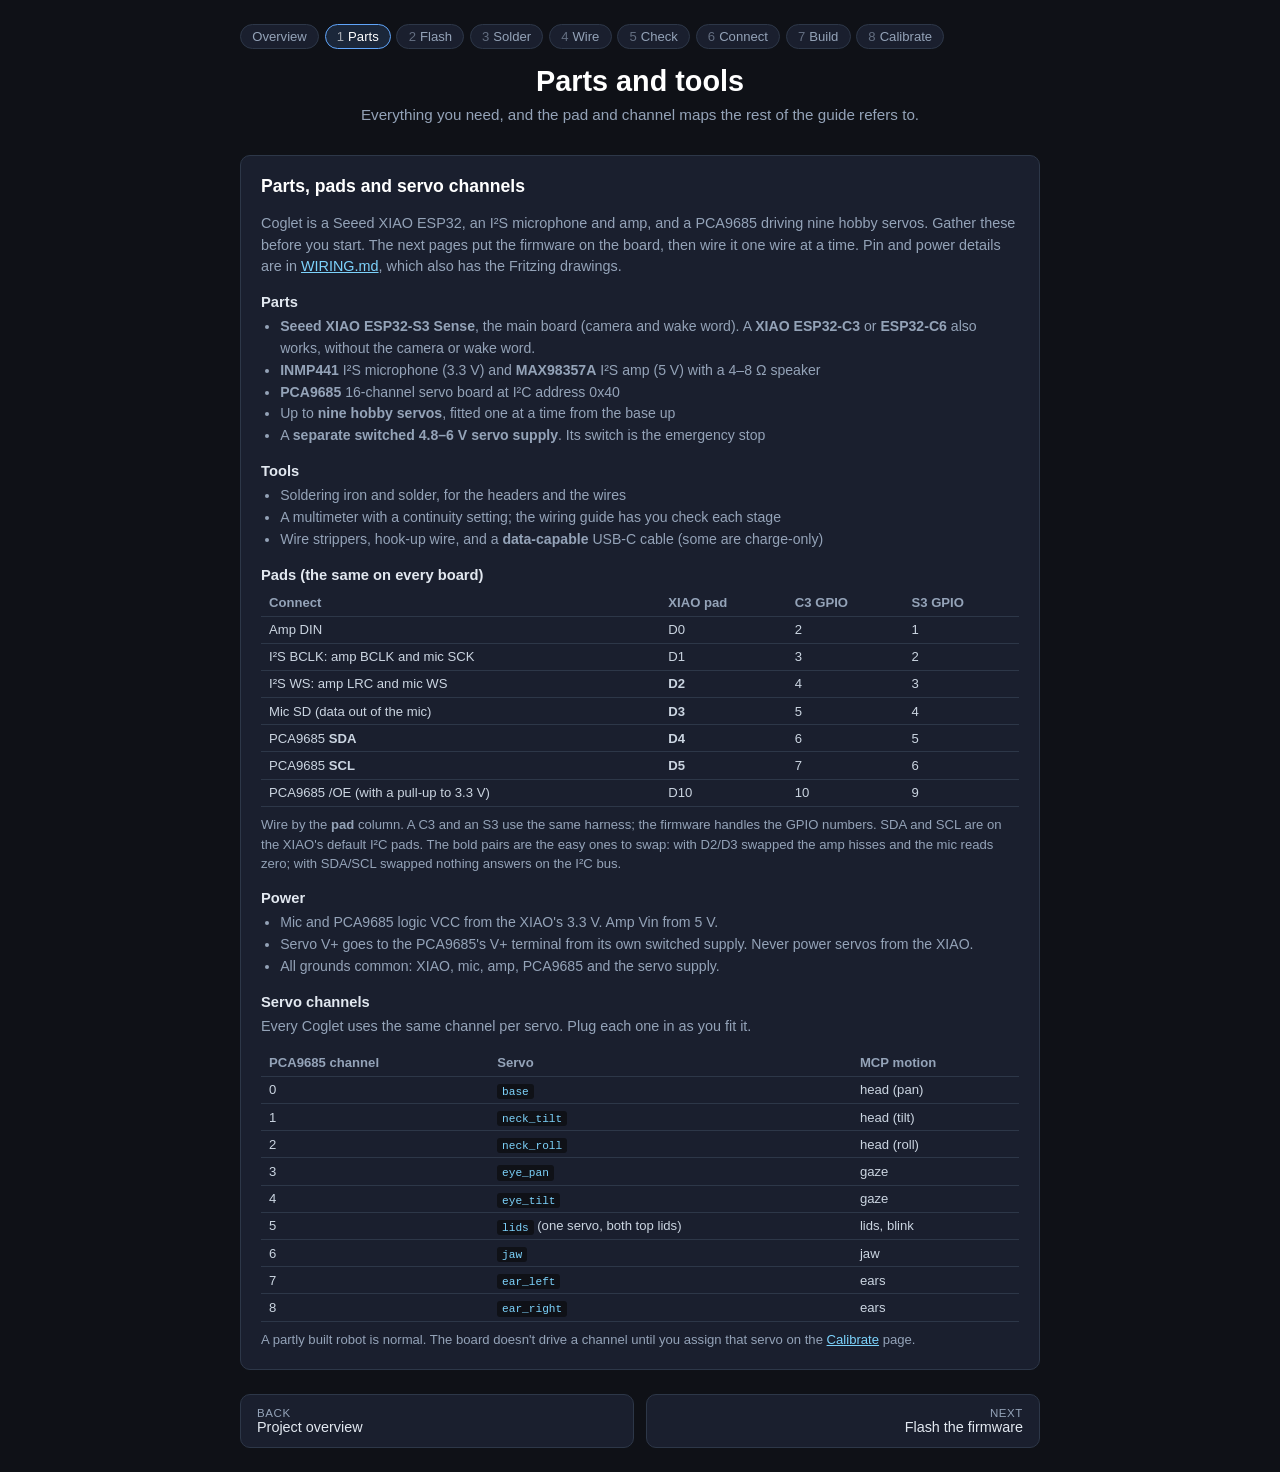
<file: web-programmer/parts.html>
<!DOCTYPE html>
<html lang="en">
<head>
  <meta charset="UTF-8">
  <meta name="viewport" content="width=device-width, initial-scale=1.0">
  <title>Parts and tools · Coglet</title>
  <link rel="icon" href="data:,">
  <link rel="stylesheet" href="site.css">
  <link rel="stylesheet" href="nav.css">
</head>
<body>

<header>
  <h1>Parts and tools</h1>
  <p>Everything you need, and the pad and channel maps the rest of the guide refers to.</p>
</header>

<div class="section">
  <div class="section-title">Parts, pads and servo channels</div>
  <p class="lead">Coglet is a Seeed XIAO ESP32, an I²S microphone and amp, and a PCA9685 driving nine
  hobby servos. Gather these before you start. The next pages put the firmware on the board, then wire it
  one wire at a time. Pin and power details are in
  <a href="https://github.com/ricklon/coglet/blob/main/hardware/WIRING.md">WIRING.md</a>, which also has the Fritzing drawings.</p>

  <h4>Parts</h4>
  <ul>
    <li><strong>Seeed XIAO ESP32-S3 Sense</strong>, the main board (camera and wake word). A <strong>XIAO ESP32-C3</strong> or <strong>ESP32-C6</strong> also works, without the camera or wake word.</li>
    <li><strong>INMP441</strong> I²S microphone (3.3 V) and <strong>MAX98357A</strong> I²S amp (5 V) with a 4–8 Ω speaker</li>
    <li><strong>PCA9685</strong> 16-channel servo board at I²C address 0x40</li>
    <li>Up to <strong>nine hobby servos</strong>, fitted one at a time from the base up</li>
    <li>A <strong>separate switched 4.8–6 V servo supply</strong>. Its switch is the emergency stop</li>
  </ul>

  <h4>Tools</h4>
  <ul>
    <li>Soldering iron and solder, for the headers and the wires</li>
    <li>A multimeter with a continuity setting; the wiring guide has you check each stage</li>
    <li>Wire strippers, hook-up wire, and a <strong>data-capable</strong> USB-C cable (some are charge-only)</li>
  </ul>

  <h4>Pads (the same on every board)</h4>
  <div class="table-wrap"><table>
    <tr><th>Connect</th><th>XIAO pad</th><th>C3 GPIO</th><th>S3 GPIO</th></tr>
    <tr><td>Amp DIN</td><td>D0</td><td>2</td><td>1</td></tr>
    <tr><td>I²S BCLK: amp BCLK and mic SCK</td><td>D1</td><td>3</td><td>2</td></tr>
    <tr><td>I²S WS: amp LRC and mic WS</td><td><strong>D2</strong></td><td>4</td><td>3</td></tr>
    <tr><td>Mic SD (data out of the mic)</td><td><strong>D3</strong></td><td>5</td><td>4</td></tr>
    <tr><td>PCA9685 <strong>SDA</strong></td><td><strong>D4</strong></td><td>6</td><td>5</td></tr>
    <tr><td>PCA9685 <strong>SCL</strong></td><td><strong>D5</strong></td><td>7</td><td>6</td></tr>
    <tr><td>PCA9685 /OE (with a pull-up to 3.3 V)</td><td>D10</td><td>10</td><td>9</td></tr>
  </table></div>
  <p class="note">Wire by the <strong>pad</strong> column. A C3 and an S3 use the same harness; the firmware
  handles the GPIO numbers. SDA and SCL are on the XIAO's default I²C pads. The bold pairs are the easy
  ones to swap: with D2/D3 swapped the amp hisses and the mic reads zero; with SDA/SCL swapped nothing
  answers on the I²C bus.</p>

  <h4>Power</h4>
  <ul>
    <li>Mic and PCA9685 logic VCC from the XIAO's 3.3 V. Amp Vin from 5 V.</li>
    <li>Servo V+ goes to the PCA9685's V+ terminal from its own switched supply. Never power
      servos from the XIAO.</li>
    <li>All grounds common: XIAO, mic, amp, PCA9685 and the servo supply.</li>
  </ul>

  <h4>Servo channels</h4>
  <p class="lead">Every Coglet uses the same channel per servo. Plug each one in as you fit it.</p>
  <div class="table-wrap"><table>
    <tr><th>PCA9685 channel</th><th>Servo</th><th>MCP motion</th></tr>
    <tr><td>0</td><td><code>base</code></td><td>head (pan)</td></tr>
    <tr><td>1</td><td><code>neck_tilt</code></td><td>head (tilt)</td></tr>
    <tr><td>2</td><td><code>neck_roll</code></td><td>head (roll)</td></tr>
    <tr><td>3</td><td><code>eye_pan</code></td><td>gaze</td></tr>
    <tr><td>4</td><td><code>eye_tilt</code></td><td>gaze</td></tr>
    <tr><td>5</td><td><code>lids</code> (one servo, both top lids)</td><td>lids, blink</td></tr>
    <tr><td>6</td><td><code>jaw</code></td><td>jaw</td></tr>
    <tr><td>7</td><td><code>ear_left</code></td><td>ears</td></tr>
    <tr><td>8</td><td><code>ear_right</code></td><td>ears</td></tr>
  </table></div>
  <p class="note">A partly built robot is normal. The board doesn't drive a channel until you
  assign that servo on the <a href="calibrate.html">Calibrate</a> page.</p>
</div>

<script src="site.js"></script>
</body>
</html>
</file>
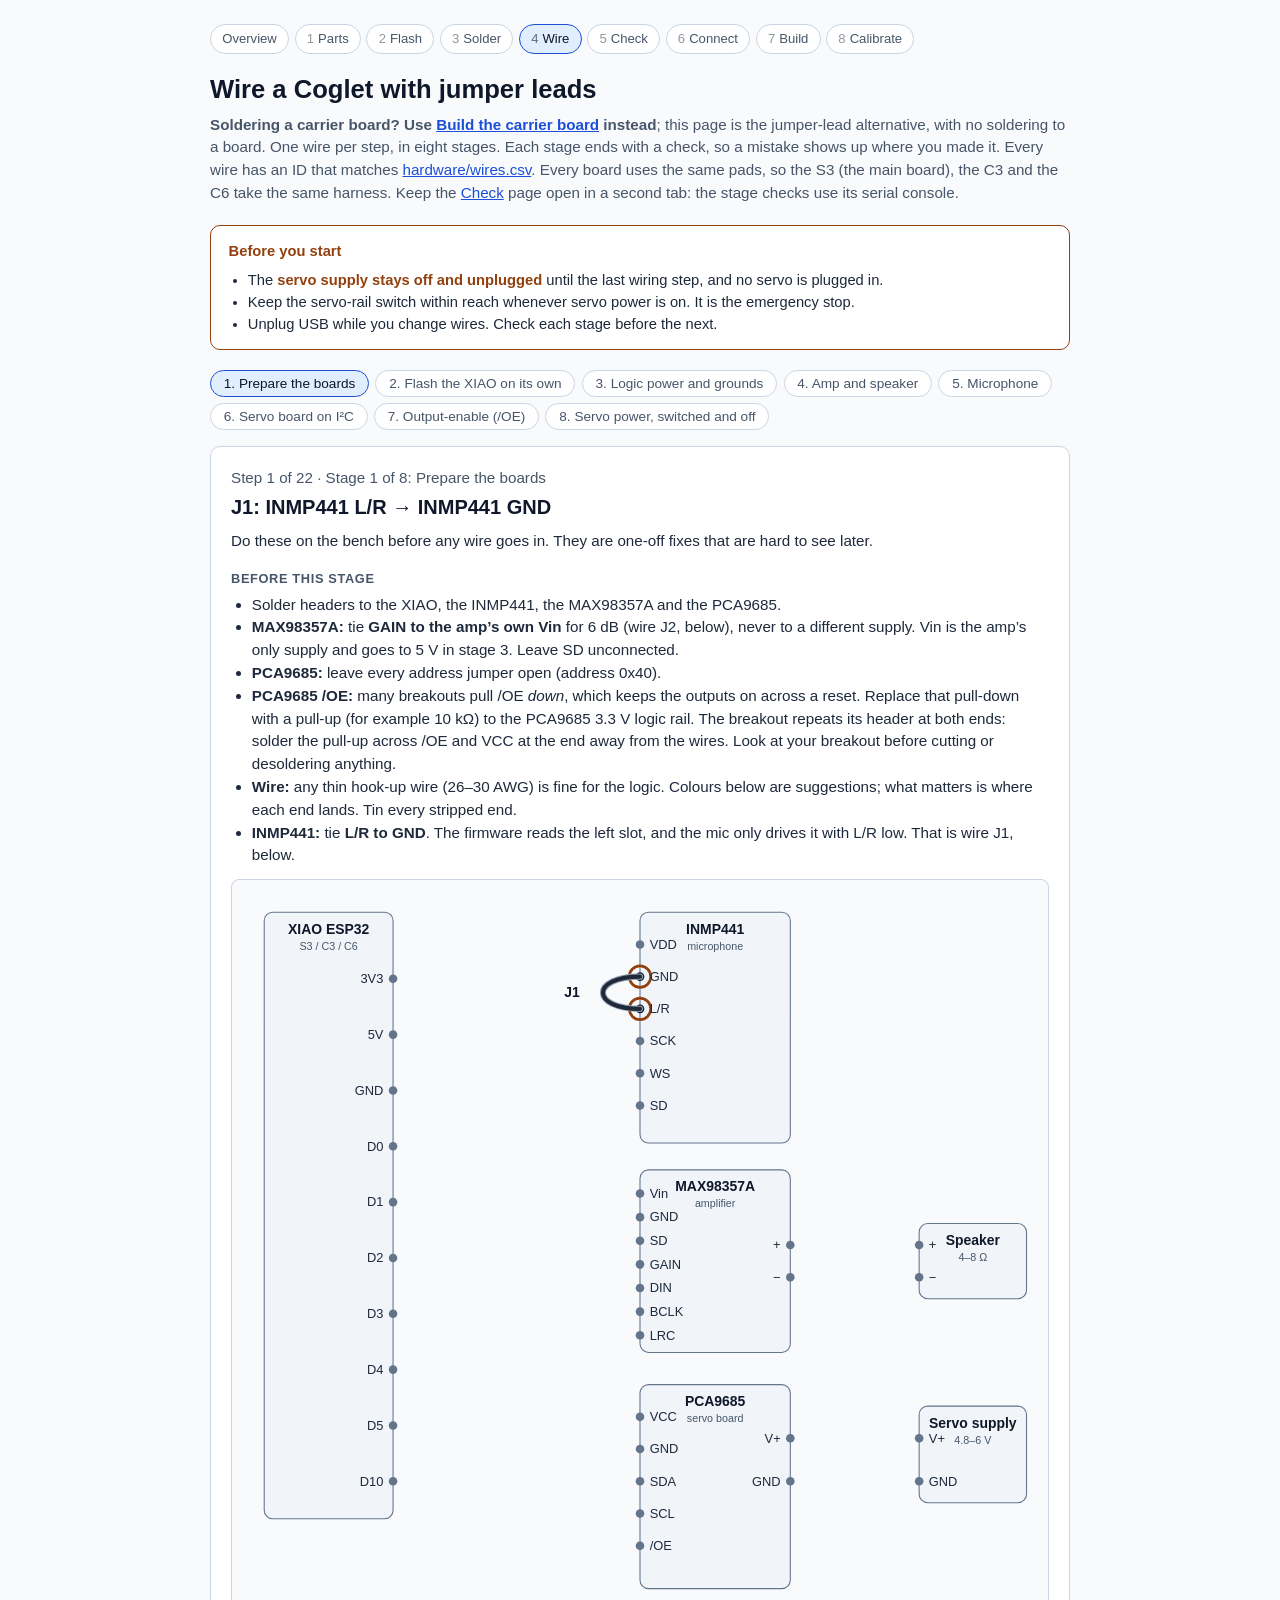
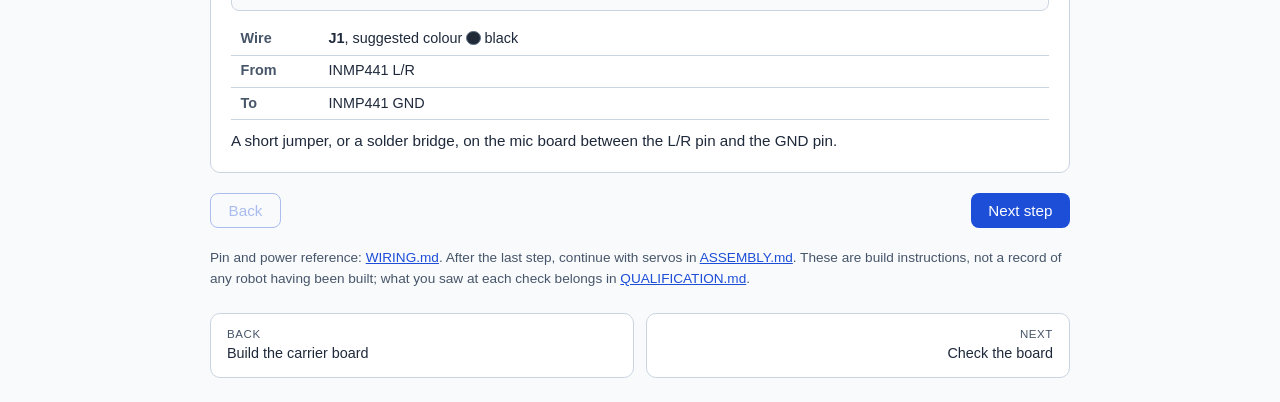
<file: web-programmer/wiring.html>
<!DOCTYPE html>
<html lang="en">
<head>
  <meta charset="UTF-8">
  <meta name="viewport" content="width=device-width, initial-scale=1">
  <title>Wire a Coglet, step by step · Coglet</title>
  <link rel="stylesheet" href="nav.css">
  <style>
    *, *::before, *::after { box-sizing: border-box; margin: 0; padding: 0; }
    :root {
      --bg: #0f1117; --card: #1a1f2e; --line: #2d3748; --text: #e2e8f0;
      --muted: #94a3b8; --head: #fff; --accent: #60a5fa; --warn: #fbbf24; --ok: #4ade80;
      --part: #232a3d; --part-stroke: #475569;
    }
    @media (prefers-color-scheme: light) {
      :root:not([data-theme="dark"]) {
        --bg: #f8fafc; --card: #fff; --line: #cbd5e1; --text: #1e293b;
        --muted: #475569; --head: #0f172a; --accent: #1d4ed8; --warn: #92400e; --ok: #166534;
        --part: #f1f5f9; --part-stroke: #64748b;
      }
    }
    body {
      font-family: -apple-system, BlinkMacSystemFont, "Segoe UI", Roboto, sans-serif;
      background: var(--bg); color: var(--text); padding: 1.5rem 1rem; line-height: 1.5;
    }
    header, main { max-width: 860px; margin: 0 auto; }
    header { margin-bottom: 1.25rem; }
    h1 { font-size: 1.6rem; color: var(--head); }
    header p { color: var(--muted); margin-top: .35rem; font-size: .95rem; }
    a { color: var(--accent); }
    code { background: rgba(127,127,127,.18); padding: .05rem .3rem; border-radius: 4px; font-size: .9em; }
    .rules {
      background: var(--card); border: 1px solid var(--warn); border-radius: 10px;
      padding: .9rem 1.1rem; margin-bottom: 1.25rem; font-size: .92rem;
    }
    .rules strong { color: var(--warn); }
    .rules ul { margin: .4rem 0 0 1.2rem; }

    nav.steps { display: flex; flex-wrap: wrap; gap: .4rem; margin-bottom: 1rem; }
    nav.steps button {
      background: var(--card); color: var(--muted); border: 1px solid var(--line);
      border-radius: 999px; padding: .3rem .8rem; font-size: .85rem; cursor: pointer;
    }
    nav.steps button[aria-current="step"] { color: var(--head); border-color: var(--accent); background: rgba(96,165,250,.15); }

    .step { background: var(--card); border: 1px solid var(--line); border-radius: 10px; padding: 1.25rem; }
    .step h2 { font-size: 1.25rem; color: var(--head); margin-bottom: .5rem; }
    .step h3 { font-size: .8rem; text-transform: uppercase; letter-spacing: .05em; color: var(--muted); margin: 1rem 0 .35rem; }
    .step p, .step li { font-size: .95rem; }
    .step ul, .step ol { margin-left: 1.3rem; }
    svg.diagram { width: 100%; height: auto; display: block; margin: .75rem 0; background: var(--bg); border-radius: 8px; border: 1px solid var(--line); }
    table { border-collapse: collapse; width: 100%; font-size: .9rem; }
    th, td { text-align: left; padding: .3rem .6rem; border-bottom: 1px solid var(--line); }
    th { color: var(--muted); font-weight: 600; }
    .check { border-left: 3px solid var(--ok); padding-left: .8rem; }
    .mistake { border-left: 3px solid var(--warn); padding-left: .8rem; }
    .pager { display: flex; justify-content: space-between; margin-top: 1.25rem; gap: .5rem; }
    .pager button {
      background: var(--accent); color: #fff; border: 0; border-radius: 8px;
      padding: .5rem 1.1rem; font-size: .95rem; cursor: pointer;
    }
    .pager button:disabled { opacity: .35; cursor: default; }
    .pager button.ghost { background: transparent; color: var(--accent); border: 1px solid var(--accent); }
    .crumb { color: var(--muted); font-size: .8rem; margin-bottom: .15rem; }
    .step th { width: 5.5rem; }
    .legend { display: flex; flex-wrap: wrap; gap: .3rem 1rem; font-size: .8rem; color: var(--muted); }
    .legend i { display: inline-block; width: 1.4rem; height: 4px; border-radius: 2px; vertical-align: middle; margin-right: .3rem; }
    footer { max-width: 860px; margin: 1.25rem auto 0; color: var(--muted); font-size: .85rem; }
    svg text { font-family: inherit; }
    .site-nav, .site-pager { max-width: 860px; }
  </style>
</head>
<body>
<header>
  <h1>Wire a Coglet with jumper leads</h1>
  <p><strong>Soldering a carrier board? Use <a href="carrier.html">Build the carrier board</a> instead</strong>; this page is the jumper-lead alternative, with no soldering to a board. One wire per step, in eight stages. Each stage ends with a check, so a mistake shows up where you
  made it. Every wire has an ID that matches <a href="https://github.com/ricklon/coglet/blob/main/hardware/wires.csv">hardware/wires.csv</a>. Every board uses the same pads, so the S3 (the main board),
  the C3 and the C6 take the same harness. Keep the <a href="console.html" target="_blank" rel="noopener">Check</a> page open in a second tab: the stage checks use its serial console.</p>
</header>

<main>
  <div class="rules">
    <strong>Before you start</strong>
    <ul>
      <li>The <strong>servo supply stays off and unplugged</strong> until the last wiring step, and no servo is plugged in.</li>
      <li>Keep the servo-rail switch within reach whenever servo power is on. It is the emergency stop.</li>
      <li>Unplug USB while you change wires. Check each stage before the next.</li>
    </ul>
  </div>
  <nav class="steps" id="nav" aria-label="Steps"></nav>
  <div id="steps"></div>
  <div class="pager">
    <button class="ghost" id="prev">Back</button>
    <button id="next">Next step</button>
  </div>
</main>

<footer>
  <p>Pin and power reference: <a href="https://github.com/ricklon/coglet/blob/main/hardware/WIRING.md">WIRING.md</a>.
  After the last step, continue with servos in
  <a href="https://github.com/ricklon/coglet/blob/main/docs/ASSEMBLY.md#6-connect-to-agent-hub-still-no-servos">ASSEMBLY.md</a>.
  These are build instructions, not a record of any robot having been built; what you saw at each check
  belongs in <a href="https://github.com/ricklon/coglet/blob/main/docs/QUALIFICATION.md">QUALIFICATION.md</a>.</p>
</footer>

<script>
// ---- One source of truth: the parts, the wires, and which step adds each wire. ----
// Pads are XIAO pads (D0..D10); the firmware maps them to each board's GPIOs.
// If this changes, change hardware/WIRING.md and docs/ASSEMBLY.md to match.
const PARTS = {
  X: { name: 'XIAO ESP32', sub: 'S3 / C3 / C6', x: 30,  y: 30,  w: 120, h: 565,
       pins: { '3V3': [150, 92], '5V': [150, 144], 'GND': [150, 196], 'D0': [150, 248], 'D1': [150, 300],
               'D2': [150, 352], 'D3': [150, 404], 'D4': [150, 456], 'D5': [150, 508], 'D10': [150, 560] } },
  M: { name: 'INMP441', sub: 'microphone', x: 380, y: 30,  w: 140, h: 215,
       pins: { 'VDD': [380, 60], 'GND': [380, 90], 'L/R': [380, 120], 'SCK': [380, 150], 'WS': [380, 180], 'SD': [380, 210] } },
  A: { name: 'MAX98357A', sub: 'amplifier', x: 380, y: 270, w: 140, h: 170,
       pins: { 'Vin': [380, 292], 'GND': [380, 314], 'SD': [380, 336], 'GAIN': [380, 358], 'DIN': [380, 380], 'BCLK': [380, 402], 'LRC': [380, 424],
               '+': [520, 340], '−': [520, 370] } },
  P: { name: 'PCA9685', sub: 'servo board', x: 380, y: 470, w: 140, h: 190,
       pins: { 'VCC': [380, 500], 'GND': [380, 530], 'SDA': [380, 560], 'SCL': [380, 590], '/OE': [380, 620],
               'V+': [520, 520], 'GND2': [520, 560] } },
  K: { name: 'Speaker', sub: '4–8 Ω', x: 640, y: 320, w: 100, h: 70,
       pins: { '+': [640, 340], '−': [640, 370] } },
  S: { name: 'Servo supply', sub: '4.8–6 V', x: 640, y: 490, w: 100, h: 90,
       pins: { 'V+': [640, 520], 'GND': [640, 560] } },
};
// Colours are suggestions: what matters is where each end lands. `hex` is only how the diagram draws it.
const C = { red: ['red', '#ef4444'], black: ['black', '#1f2937'], orange: ['orange', '#fb923c'], white: ['white', '#e5e7eb'],
  yellow: ['yellow', '#facc15'], green: ['green', '#4ade80'], blue: ['blue', '#60a5fa'], violet: ['violet', '#c084fc'],
  grey: ['grey', '#94a3b8'], brown: ['brown', '#a16207'] };
const SHARED = ' The XIAO has few pads: solder this wire and the other one from the same pad to the same XIAO pad, or run one wire to the pad and a short jumper between the two board pins.';
const GROUND = ' Solder all the XIAO-end ground wires to the same XIAO GND pad, or to a short ground bus wire that goes to it. Twist and solder them rather than forcing three wires into one hole.';
// { id, step, from, to, color, note, loop?, sw? }   (this table is mirrored in hardware/wires.csv)
const WIRES = [
  { id: 'J1',  step: 1, from: 'M.L/R', to: 'M.GND', color: 'black', loop: true, note: 'A short jumper, or a solder bridge, on the mic board between the L/R pin and the GND pin.' },
  { id: 'J2',  step: 1, from: 'A.GAIN', to: 'A.Vin', color: 'red', loop: true, note: 'A short jumper between the amp\'s GAIN and Vin pins: 6 dB gain. GND and SD sit between them, so keep the jumper clear of both. GAIN goes to the amp&rsquo;s own Vin, never to another supply: GAIN on 5 V with Vin on 3.3 V feeds 5 V into the 3.3 V rail. On the carrier board this is link L6.' },
  { id: 'W1',  step: 3, from: 'X.3V3', to: 'M.VDD', color: 'orange', note: 'The mic runs on 3.3 V. Not 5 V.' },
  { id: 'W2',  step: 3, from: 'X.3V3', to: 'P.VCC', color: 'orange', note: 'This is the PCA9685 logic supply, not the servo supply.' },
  { id: 'W3',  step: 3, from: 'X.5V',  to: 'A.Vin', color: 'red',    note: 'The amp runs on 5 V.' },
  { id: 'W4',  step: 3, from: 'X.GND', to: 'M.GND', color: 'black',  note: GROUND },
  { id: 'W5',  step: 3, from: 'X.GND', to: 'A.GND', color: 'black',  note: GROUND },
  { id: 'W6',  step: 3, from: 'X.GND', to: 'P.GND', color: 'black',  note: GROUND },
  { id: 'W7',  step: 4, from: 'X.D0',  to: 'A.DIN', color: 'white',  note: 'The speaker data line.' },
  { id: 'W8',  step: 4, from: 'X.D1',  to: 'A.BCLK', color: 'yellow', note: 'D1 will also feed the mic in the next stage.' + SHARED },
  { id: 'W9',  step: 4, from: 'X.D2',  to: 'A.LRC', color: 'green',  note: 'D2 will also feed the mic in the next stage.' + SHARED },
  { id: 'W10', step: 4, from: 'A.+',   to: 'K.+',   color: 'red',    note: 'Speaker polarity does not matter for sound, but keep + to + so every build looks alike.' },
  { id: 'W11', step: 4, from: 'A.−',   to: 'K.−',   color: 'black' },
  { id: 'W12', step: 5, from: 'X.D1',  to: 'M.SCK', color: 'yellow', note: 'Same pad as W8.' + SHARED },
  { id: 'W13', step: 5, from: 'X.D2',  to: 'M.WS',  color: 'green',  note: 'Same pad as W9. This is the word-select line, not the data line.' + SHARED },
  { id: 'W14', step: 5, from: 'X.D3',  to: 'M.SD',  color: 'blue',   note: 'The mic\'s data out. D3, not D2.' },
  { id: 'W15', step: 6, from: 'X.D4',  to: 'P.SDA', color: 'violet', note: 'SDA on D4.' },
  { id: 'W16', step: 6, from: 'X.D5',  to: 'P.SCL', color: 'grey',   note: 'SCL on D5.' },
  { id: 'W17', step: 7, from: 'X.D10', to: 'P./OE', color: 'brown',  note: 'Pull /OE up to the PCA9685 3.3 V logic rail through about 10 kΩ, as prepared in stage 1.' },
  { id: 'W18', step: 8, from: 'P.V+',  to: 'S.V+',  color: 'red',    sw: true, note: 'Put the switch in this wire. Use wire rated for the servo current you plan to draw (22 AWG or heavier). The switch stays off.' },
  { id: 'W19', step: 8, from: 'P.GND2', to: 'S.GND', color: 'black', note: 'Joins the supply ground to the shared ground. Same gauge as W18.' },
];
const WIRE_NAMES = { 'P.GND2': 'PCA9685 GND (terminal block)', 'P.V+': 'PCA9685 V+ (terminal block)',
  'M.L/R': 'INMP441 L/R', 'S.V+': 'Servo supply +', 'S.GND': 'Servo supply −', 'K.+': 'Speaker +', 'K.−': 'Speaker −' };
const PART_NAMES = { X: 'XIAO', M: 'INMP441', A: 'MAX98357A', P: 'PCA9685', K: 'Speaker', S: 'Servo supply' };
const nameOf = (ref) => WIRE_NAMES[ref] || (PART_NAMES[ref[0]] + ' ' + ref.slice(2).replace('GND2', 'GND'));

const STEPS = [
  { title: 'Prepare the boards',
    intro: 'Do these on the bench before any wire goes in. They are one-off fixes that are hard to see later.',
    todo: [
      'Solder headers to the XIAO, the INMP441, the MAX98357A and the PCA9685.',
      '<b>MAX98357A:</b> tie <b>GAIN to the amp&rsquo;s own Vin</b> for 6 dB (wire J2, below), never to a different supply. Vin is the amp&rsquo;s only supply and goes to 5 V in stage 3. Leave SD unconnected.',
      '<b>PCA9685:</b> leave every address jumper open (address 0x40).',
      '<b>PCA9685 /OE:</b> many breakouts pull /OE <em>down</em>, which keeps the outputs on across a reset. Replace that pull-down with a pull-up (for example 10 kΩ) to the PCA9685 3.3 V logic rail. The breakout repeats its header at both ends: solder the pull-up across /OE and VCC at the end away from the wires. Look at your breakout before cutting or desoldering anything.',
      '<b>Wire:</b> any thin hook-up wire (26–30 AWG) is fine for the logic. Colours below are suggestions; what matters is where each end lands. Tin every stripped end.',
      '<b>INMP441:</b> tie <b>L/R to GND</b>. The firmware reads the left slot, and the mic only drives it with L/R low. That is wire J1, below.',
    ],
    check: ['Meter between L/R and GND on the INMP441: continuity.', 'Meter between GAIN and Vin on the MAX98357A: continuity.', 'Nothing else is connected yet.'],
    mistake: 'Leaving L/R floating: the mic can come up on the wrong slot and read zero.' },
  { title: 'Flash the XIAO on its own',
    intro: 'Put the firmware on the bare XIAO first, so every later check has something to talk to. No wires are needed.',
    todo: [
      'If you haven\'t yet, flash it on the <a href="flash.html">Flash</a> page: the S3 uses the <code>coglet</code> build, the C3 <code>coglet-c3</code> and the C6 <code>coglet-c6</code>.',
      'Open the <a href="console.html">Check</a> page and connect to the board\'s serial port.',
    ],
    check: ['<code>!status</code> prints the firmware version and board name.'],
    mistake: 'A board that doesn\'t show up as a serial port: try another USB cable (some are charge-only) or hold BOOT while plugging in.' },
  { title: 'Logic power and grounds',
    intro: 'Three supply rails and a shared ground. This must be right before anything else is plugged in.',
    todo: [],
    check: [
      'USB unplugged: meter between XIAO 3V3 and GND, and between 5V and GND. Neither should beep (no short).',
      'USB plugged in: about 3.3 V at INMP441 VDD and PCA9685 VCC, about 5 V at the amp Vin.',
    ],
    mistake: 'Powering the PCA9685 logic from 5 V. VCC is the 3.3 V logic supply; servo power comes later, from its own supply, on the V+ terminal.' },
  { title: 'Amp and speaker',
    intro: 'Audio out first, because it is the easiest to hear. The amp shares two lines with the mic, so the mic comes after this.',
    todo: [],
    check: ['<code>!speaker</code> plays a short tone through the speaker.'],
    mistake: 'A steady hiss and no tone usually means the amp has no LRC: D2 is not reaching LRC, or it landed on D3.' },
  { title: 'Microphone',
    intro: 'The mic joins the same two clock lines the amp uses, and adds its own data line.',
    todo: [],
    check: ['Talk or tap near the mic and run <code>!mic status</code>: the peak should be well above zero. The tone from the last stage should still play.'],
    mistake: 'D2 and D3 swapped: the amp hisses and the mic reads flat zero. Swap those two wires back.' },
  { title: 'Servo board on I²C',
    intro: 'Only the two data wires. The servos and their supply are still not connected.',
    todo: [],
    check: ['<code>!coglet scan</code> reports <code>0x40</code>.', '<code>!coglet state</code> shows <code>"released": true</code> and <code>"pca_initialized": true</code>.'],
    mistake: 'SDA and SCL swapped: nothing answers on the bus at all. <code>!coglet scan &lt;sda&gt; &lt;scl&gt;</code> with the two GPIOs swapped tries them the other way round, and a reboot afterwards restores the normal bus.' },
  { title: 'Output-enable (/OE)',
    intro: 'This is what keeps the servo outputs off while the board resets. It only works if /OE is really wired and pulled up.',
    todo: [],
    check: [
      'Hold the XIAO in reset and measure /OE to GND: it should sit near 3.3 V. Near 0 V means the breakout\'s own pull-down is still there.',
      'The firmware also drives /OE high at boot, but that alone does not hold outputs off through a reset.',
    ],
    mistake: 'Skipping the pull-up on a breakout with a pull-down: the board then relies on I²C alone and nothing can stop the outputs if that bus fails.' },
  { title: 'Servo power, switched and off',
    intro: 'The last wiring stage. You are connecting the supply, not turning it on.',
    todo: [
      '<b>Never</b> power servos from the XIAO or from USB.',
      'Leave the switch <b>off</b> and leave every servo unplugged.',
    ],
    check: ['Switch off: no voltage at the PCA9685 V+ terminal.', 'Continuity between the supply − and the XIAO GND.'],
    mistake: 'Putting the switch in the ground leg instead of the supply leg, or leaving the grounds separate. Servo signals then float and the servos twitch.',
    after: 'The wiring is done. Next, connect to agent-hub with no servos, then fit them one at a time from the base up: <a href="https://github.com/ricklon/coglet/blob/main/docs/ASSEMBLY.md#6-connect-to-agent-hub-still-no-servos">ASSEMBLY.md, sections 6 and 7</a>.' },
];

// ---- SVG ----
const NS = 'http://www.w3.org/2000/svg';
const el = (tag, attrs = {}, text) => {
  const n = document.createElementNS(NS, tag);
  for (const k in attrs) n.setAttribute(k, attrs[k]);
  if (text != null) n.textContent = text;
  return n;
};
function pin(ref) { const [p, n] = ref.split('.'); return PARTS[p].pins[n]; }
function drawParts(svg, done, now) {
  const used = new Set();
  done.forEach(w => { used.add(w.from); used.add(w.to); });
  for (const key in PARTS) {
    const p = PARTS[key];
    svg.appendChild(el('rect', { x: p.x, y: p.y, width: p.w, height: p.h, rx: 8, fill: 'var(--part)', stroke: 'var(--part-stroke)' }));
    svg.appendChild(el('text', { x: p.x + p.w / 2, y: p.y + 20, 'text-anchor': 'middle', 'font-size': 13, 'font-weight': 600, fill: 'var(--head)' }, p.name));
    svg.appendChild(el('text', { x: p.x + p.w / 2, y: p.y + 35, 'text-anchor': 'middle', 'font-size': 10, fill: 'var(--muted)' }, p.sub));
    for (const n in p.pins) {
      const [px, py] = p.pins[n];
      const onRight = px === p.x + p.w, label = n === 'GND2' ? 'GND' : n, ref = key + '.' + n;
      if (now && (ref === now.from || ref === now.to))
        svg.appendChild(el('circle', { cx: px, cy: py, r: 10, fill: 'none', stroke: 'var(--warn)', 'stroke-width': 2.5 }));
      svg.appendChild(el('circle', { cx: px, cy: py, r: 4, fill: used.has(ref) ? 'var(--head)' : 'var(--part-stroke)' }));
      svg.appendChild(el('text', { x: onRight ? px - 9 : px + 9, y: py + 4, 'text-anchor': onRight ? 'end' : 'start',
        'font-size': 12, fill: 'var(--text)' }, label));
    }
  }
}
function drawWire(svg, w, level) { // level: 0 earlier stage, 1 earlier in this stage, 2 this step
  const [x1, y1] = pin(w.from), [x2, y2] = pin(w.to), col = C[w.color][1];
  let d;
  if (w.loop) d = `M${x1},${y1} C${x1 - 46},${y1} ${x2 - 46},${y2} ${x2},${y2}`;
  else { const dx = Math.max(70, Math.abs(x2 - x1) * 0.4); d = `M${x1},${y1} C${x1 + dx},${y1} ${x2 - dx},${y2} ${x2},${y2}`; }
  const width = [1.6, 2.4, 3.8][level], opacity = [0.3, 0.75, 1][level];
  if (w.color === 'black') // a dark wire needs an outline to show on the dark page
    svg.appendChild(el('path', { d, fill: 'none', stroke: '#94a3b8', 'stroke-width': width + 2, opacity, 'stroke-linecap': 'round' }));
  svg.appendChild(el('path', { d, fill: 'none', stroke: col, 'stroke-width': width, opacity, 'stroke-linecap': 'round' }));
  if (level === 2) {
    const [mx, my] = [(x1 + x2) / 2, (y1 + y2) / 2 - (w.loop ? 0 : 0)];
    svg.appendChild(el('text', { x: w.loop ? x1 - 56 : mx, y: w.loop ? (y1 + y2) / 2 + 4 : my - 8, 'text-anchor': w.loop ? 'end' : 'middle',
      'font-size': 13, 'font-weight': 700, fill: 'var(--head)', stroke: 'var(--bg)', 'stroke-width': 4, 'paint-order': 'stroke' }, w.id));
  }
  if (w.sw) {
    const mx = (x1 + x2) / 2, my = (y1 + y2) / 2;
    svg.appendChild(el('rect', { x: mx - 22, y: my - 11, width: 44, height: 22, rx: 4, fill: 'var(--part)', stroke: col, 'stroke-width': 1.5, opacity }));
    svg.appendChild(el('text', { x: mx, y: my + 4, 'text-anchor': 'middle', 'font-size': 11, fill: 'var(--text)', opacity }, 'switch'));
  }
}
function diagram(page) {
  const n = page.stage + 1, cur = page.wire;
  const earlier = WIRES.filter(w => w.step < n);
  const sameBefore = WIRES.filter(w => w.step === n && (!cur || WIRES.indexOf(w) < WIRES.indexOf(cur)));
  const svg = el('svg', { viewBox: '0 0 760 680', class: 'diagram', role: 'img',
    'aria-label': cur ? `Wiring diagram. This step connects ${cur.id}: ${nameOf(cur.from)} to ${nameOf(cur.to)}.` : 'Wiring diagram so far.' });
  drawParts(svg, earlier.concat(sameBefore, cur ? [cur] : []), cur);
  earlier.forEach(w => drawWire(svg, w, 0));
  sameBefore.forEach(w => drawWire(svg, w, 1));
  if (cur) drawWire(svg, cur, 2);
  return svg;
}

// ---- Pages: one wire per page; a stage with no wires is one page ----
const pages = [];
STEPS.forEach((s, i) => {
  const ws = WIRES.filter(w => w.step === i + 1);
  if (!ws.length) pages.push({ stage: i, wire: null, first: true, last: true });
  else ws.forEach((w, k) => pages.push({ stage: i, wire: w, first: k === 0, last: k === ws.length - 1 }));
});
const stepsEl = document.getElementById('steps'), navEl = document.getElementById('nav');
const h3 = (t) => Object.assign(document.createElement('h3'), { textContent: t });
function li(html) { const n = document.createElement('li'); n.innerHTML = html; return n; }
function list(tag, cls, items) { const l = document.createElement(tag); if (cls) l.className = cls; items.forEach(t => l.appendChild(li(t))); return l; }
function build(page, idx) {
  const s = STEPS[page.stage], w = page.wire, sec = document.createElement('section');
  sec.className = 'step'; sec.id = 'step-' + (idx + 1);
  const head = document.createElement('h2');
  head.textContent = w ? `${w.id}: ${nameOf(w.from)} → ${nameOf(w.to)}` : s.title;
  const crumb = document.createElement('p'); crumb.className = 'crumb';
  crumb.textContent = `Step ${idx + 1} of ${pages.length} · Stage ${page.stage + 1} of ${STEPS.length}: ${s.title}`;
  sec.append(crumb, head);
  if (page.first) { const p = document.createElement('p'); p.innerHTML = s.intro; sec.appendChild(p); }
  if (page.first && s.todo.length) { sec.appendChild(h3('Before this stage')); sec.appendChild(list('ul', '', s.todo)); }
  sec.appendChild(diagram(page));
  if (w) {
    const [cname, chex] = C[w.color];
    const t = document.createElement('table');
    t.innerHTML = `<tr><th>Wire</th><td><b>${w.id}</b>, suggested colour <i style="display:inline-block;width:.9rem;height:.9rem;border-radius:50%;vertical-align:-2px;background:${chex};border:1px solid var(--part-stroke)"></i> ${cname}</td></tr>` +
      `<tr><th>From</th><td>${nameOf(w.from)}</td></tr><tr><th>To</th><td>${nameOf(w.to)}${w.sw ? ' (through the switch)' : ''}</td></tr>`;
    sec.appendChild(t);
    if (w.note) { const p = document.createElement('p'); p.style.marginTop = '.6rem'; p.textContent = w.note.trim(); sec.appendChild(p); }
  }
  if (page.last) {
    const ws = WIRES.filter(x => x.step === page.stage + 1);
    if (ws.length > 1) {
      sec.appendChild(h3('Wires in this stage'));
      const t = document.createElement('table');
      t.innerHTML = '<tr><th>Wire</th><th>From</th><th>To</th></tr>' +
        ws.map(x => `<tr><td>${x.id}</td><td>${nameOf(x.from)}</td><td>${nameOf(x.to)}${x.sw ? ' (via switch)' : ''}</td></tr>`).join('');
      sec.appendChild(t);
    }
    sec.appendChild(h3('Check before you go on'));
    sec.appendChild(list('ul', 'check', s.check));
    sec.appendChild(h3('Common mistake'));
    const mk = document.createElement('p'); mk.className = 'mistake'; mk.innerHTML = s.mistake; sec.appendChild(mk);
    if (s.after) { const a = document.createElement('p'); a.style.marginTop = '1rem'; a.innerHTML = s.after; sec.appendChild(a); }
  }
  return sec;
}
const sections = pages.map(build);
sections.forEach(s => stepsEl.appendChild(s));
const firstOfStage = STEPS.map((_, i) => pages.findIndex(p => p.stage === i));
const buttons = STEPS.map((s, i) => {
  const b = document.createElement('button'); b.textContent = (i + 1) + '. ' + s.title;
  b.addEventListener('click', () => show(firstOfStage[i])); navEl.appendChild(b); return b;
});
let current = 0;
function show(i, push = true) {
  current = Math.max(0, Math.min(pages.length - 1, i));
  sections.forEach((s, k) => { s.hidden = k !== current; });
  buttons.forEach((b, k) => k === pages[current].stage ? b.setAttribute('aria-current', 'step') : b.removeAttribute('aria-current'));
  document.getElementById('prev').disabled = current === 0;
  document.getElementById('next').disabled = current === pages.length - 1;
  if (push) history.replaceState(null, '', '#step-' + (current + 1));
  window.scrollTo({ top: 0 });
}
document.getElementById('prev').addEventListener('click', () => show(current - 1));
document.getElementById('next').addEventListener('click', () => show(current + 1));
const m = /^#step-(\d+)$/.exec(location.hash);
show(m ? Number(m[1]) - 1 : 0, false);
</script>
<script src="site.js"></script>
<noscript><p style="max-width:860px;margin:1rem auto">This page draws its diagrams with JavaScript. The same
steps are in <a href="https://github.com/ricklon/coglet/blob/main/docs/ASSEMBLY.md">ASSEMBLY.md</a>.</p></noscript>
</body>
</html>
</file>
<file: web-programmer/site.css>
/* Shared by the Web Programmer pages (everything except wiring.html, which has its own styles). */
*, *::before, *::after { box-sizing: border-box; margin: 0; padding: 0; }

body {
  font-family: -apple-system, BlinkMacSystemFont, "Segoe UI", Roboto, sans-serif;
  background: #0f1117;
  color: #e2e8f0;
  min-height: 100vh;
  padding: 1.5rem 1rem;
}

header {
  max-width: 800px;
  margin: 0 auto 2rem;
  text-align: center;
}
header h1 { font-size: 1.8rem; font-weight: 700; color: #fff; margin-bottom: .5rem; }
header p  { color: #94a3b8; margin-top: .35rem; font-size: 0.95rem; }

.section {
  max-width: 800px;
  margin: 0 auto 1.5rem;
  background: #1a1f2e;
  border: 1px solid #2d3748;
  border-radius: 10px;
  padding: 1.25rem;
}

.section-title {
  font-size: 1.1rem;
  font-weight: 600;
  color: #fff;
  margin-bottom: 1rem;
  display: flex;
  align-items: center;
  gap: 0.5rem;
}

/* Flash section */
.boards {
  display: grid;
  grid-template-columns: repeat(auto-fit, minmax(180px, 1fr));
  gap: 0.75rem;
}

.board-card {
  background: #0f1117;
  border: 1px solid #2d3748;
  border-radius: 8px;
  padding: 1rem;
  text-align: center;
}
.board-card h3 { font-size: 0.9rem; color: #fff; margin-bottom: 0.25rem; }
.board-card .specs { font-size: .7rem; color: #64748b; margin-bottom: 0.75rem; }
.board-card .wiring-guide {
  display: block;
  margin-top: .6rem;
  font-size: .72rem;
  color: #7dd3fc;
  text-decoration: none;
}
.board-card .wiring-guide:hover { color: #bfdbfe; text-decoration: underline; }

.flash-btn {
  width: 100%;
  padding: .5rem;
  background: #2563eb;
  color: #fff;
  border: none;
  border-radius: 6px;
  font-size: .85rem;
  font-weight: 600;
  cursor: pointer;
}
.flash-btn:hover { background: #1d4ed8; }

/* Serial Console */
.console-toolbar {
  display: flex;
  gap: 0.5rem;
  margin-bottom: 0.75rem;
  flex-wrap: wrap;
}

.status-box {
  display: flex;
  align-items: center;
  gap: 0.5rem;
  padding: 0.4rem 0.75rem;
  background: #0f1117;
  border-radius: 6px;
  font-size: 0.85rem;
  margin-right: auto;
}

.status-indicator {
  width: 8px;
  height: 8px;
  border-radius: 50%;
  background: #64748b;
}
.status-indicator.connecting { background: #f59e0b; }
.status-indicator.connected { background: #22c55e; }
.status-indicator.error { background: #ef4444; }

.status-text { color: #94a3b8; }
.status-text.connecting { color: #f59e0b; }
.status-text.connected { color: #22c55e; }
.status-text.error { color: #ef4444; }

button {
  padding: 0.5rem 1rem;
  border: none;
  border-radius: 6px;
  font-size: 0.85rem;
  font-weight: 600;
  cursor: pointer;
  transition: opacity 0.2s;
}
button:hover:not(:disabled) { opacity: 0.9; }
button:disabled {
  opacity: 0.4;
  cursor: not-allowed;
}

.btn-primary { background: #2563eb; color: #fff; }
.btn-danger { background: #ef4444; color: #fff; }
.btn-secondary { background: #334155; color: #fff; }

.quick-btns {
  display: flex;
  gap: 0.4rem;
  margin-bottom: 0.75rem;
}
.quick-btn {
  padding: 0.35rem 0.6rem;
  background: #1e293b;
  border: 1px solid #334155;
  color: #94a3b8;
  font-family: monospace;
  font-size: 0.8rem;
}
.quick-btn:hover:not(:disabled) {
  background: #334155;
  color: #fff;
}

.input-row {
  display: flex;
  gap: 0.5rem;
  margin-bottom: 0.75rem;
}
#serial-input {
  flex: 1;
  padding: 0.6rem;
  background: #0f1117;
  border: 1px solid #2d3748;
  border-radius: 6px;
  color: #e2e8f0;
  font-family: monospace;
  font-size: 0.9rem;
}
#serial-input:focus { outline: none; border-color: #3b82f6; }
#serial-input:disabled { opacity: 0.5; }

#serial-output {
  min-height: 250px;
  max-height: 350px;
  overflow: auto;
  background: #0b1220;
  border: 1px solid #2d3748;
  border-radius: 6px;
  padding: 0.75rem;
  font-family: monospace;
  font-size: 0.85rem;
  line-height: 1.4;
  white-space: pre-wrap;
  color: #dbeafe;
}

.placeholder { color: #475569; font-style: italic; }
.cmd-sent { color: #7dd3fc; }
.cmd-error { color: #f87171; }
.cmd-system { color: #64748b; }

.help-text {
  margin-top: 0.75rem;
  font-size: 0.8rem;
  color: #64748b;
}
.help-text code {
  background: #0f1117;
  padding: 0.1rem 0.3rem;
  border-radius: 3px;
  color: #7dd3fc;
}

.docs-link {
  display: inline-flex;
  align-items: center;
  justify-content: center;
  margin-top: .75rem;
  padding: .55rem .8rem;
  background: #0f1117;
  border: 1px solid #2d3748;
  border-radius: 6px;
  color: #7dd3fc;
  text-decoration: none;
  font-size: .85rem;
  font-weight: 600;
}
.docs-link:hover {
  border-color: #3b82f6;
  color: #bfdbfe;
}

/* Setup guide */
.steps {
  display: flex;
  flex-direction: column;
  gap: 0.6rem;
}
.step {
  display: flex;
  gap: 0.75rem;
  align-items: flex-start;
  font-size: 0.9rem;
  color: #94a3b8;
}
.step-num {
  width: 22px;
  height: 22px;
  background: #2563eb;
  color: #fff;
  border-radius: 50%;
  display: flex;
  align-items: center;
  justify-content: center;
  font-size: 0.75rem;
  font-weight: 600;
  flex-shrink: 0;
}
.step strong { color: #e2e8f0; }
.step code {
  background: #0f1117;
  padding: 0.1rem 0.3rem;
  border-radius: 3px;
  color: #7dd3fc;
  font-size: 0.85em;
}

.quick-btns { flex-wrap: wrap; }
.warning { border-color: #b45309; background: #1f1a10; }
.warning p { color: #fcd34d; font-size: .9rem; line-height: 1.5; }
.warning p + p { margin-top: .5rem; }
.section p.lead { color: #94a3b8; font-size: .9rem; line-height: 1.5; margin-bottom: .75rem; }
.section a { color: #7dd3fc; }
.unsupported { color: #f87171; font-size: 0.8rem; margin-top: 0.5rem; }

/* Walkthrough */
.section h4 { color: #e2e8f0; font-size: .92rem; margin: 1rem 0 .4rem; }
.section ul { margin: .25rem 0 .5rem 1.2rem; color: #94a3b8; font-size: .88rem; line-height: 1.55; }
.section li code, .section p code, td code {
  background: #0f1117; padding: .1rem .3rem; border-radius: 3px; color: #7dd3fc; font-size: .85em;
}
.table-wrap { overflow-x: auto; margin: .25rem 0 .5rem; }
table { width: 100%; border-collapse: collapse; font-size: .82rem; }
th, td { text-align: left; padding: .35rem .5rem; border-bottom: 1px solid #2d3748; color: #cbd5e1; vertical-align: top; }
th { color: #94a3b8; font-weight: 600; }
details { margin: .5rem 0; }
summary { cursor: pointer; color: #7dd3fc; font-size: .88rem; }
.check { color: #86efac; }
.note { font-size: .82rem; color: #94a3b8; margin-top: .5rem; line-height: 1.5; }
pre.cmds {
  background: #0b1220; border: 1px solid #2d3748; border-radius: 6px; padding: .6rem .75rem;
  font-family: monospace; font-size: .82rem; color: #dbeafe; overflow-x: auto; margin: .35rem 0 .5rem;
}
</file>
<file: web-programmer/nav.css>
/* Shared by every page: the stage bar at the top and the Back/Next links at the bottom. */
.site-nav { max-width: 800px; margin: 0 auto 1rem; display: flex; flex-wrap: wrap; gap: .35rem; align-items: center; font-size: .82rem; }
.site-nav a {
  color: var(--muted, #94a3b8); text-decoration: none; border: 1px solid var(--line, #2d3748);
  background: var(--card, #1a1f2e); border-radius: 999px; padding: .25rem .7rem;
}
.site-nav a:hover { color: var(--head, #fff); border-color: var(--accent, #60a5fa); }
.site-nav a[aria-current="page"] { color: var(--head, #fff); border-color: var(--accent, #60a5fa); background: rgba(96,165,250,.15); }
.site-nav .n { opacity: .6; margin-right: .25rem; }
.site-pager { max-width: 800px; margin: 1.5rem auto 0; display: flex; justify-content: space-between; gap: .75rem; }
.site-pager a {
  flex: 1; text-decoration: none; border: 1px solid var(--line, #2d3748); background: var(--card, #1a1f2e);
  border-radius: 10px; padding: .75rem 1rem; color: var(--text, #e2e8f0); font-size: .9rem;
}
.site-pager a small { display: block; color: var(--muted, #94a3b8); font-size: .72rem; text-transform: uppercase; letter-spacing: .05em; }
.site-pager a:hover { border-color: var(--accent, #60a5fa); }
.site-pager a.next { text-align: right; }
.site-pager .spacer { flex: 1; }
</file>
